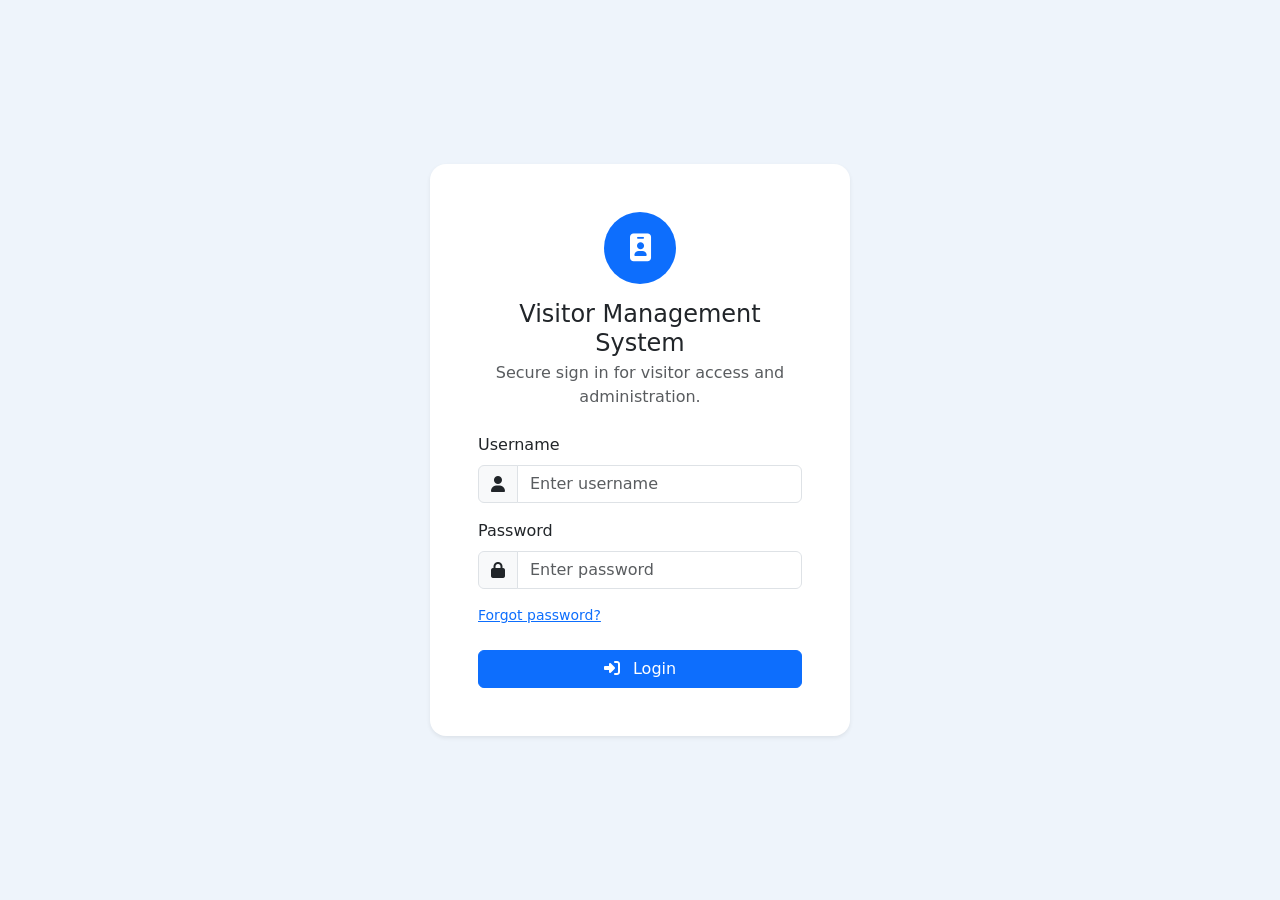
<file: index.html>
<!doctype html>
<html lang="en">

<head>
  <meta charset="utf-8">
  <meta name="viewport" content="width=device-width, initial-scale=1">
  <title>Visitor Management System Login</title>
  <link href="https://cdn.jsdelivr.net/npm/bootstrap@5.3.2/dist/css/bootstrap.min.css" rel="stylesheet"
    crossorigin="anonymous">
  <link rel="stylesheet" href="https://cdnjs.cloudflare.com/ajax/libs/font-awesome/6.5.4/css/all.min.css"
    crossorigin="anonymous" referrerpolicy="no-referrer" />
  <style>
    body {
      min-height: 100vh;
      background: #eef4fb;
    }

    .login-card {
      max-width: 420px;
      width: 100%;
      border: none;
      border-radius: 1rem;
      overflow: hidden;
    }

    .brand-icon {
      width: 72px;
      height: 72px;
      border-radius: 50%;
      font-size: 1.75rem;
    }

    @media (max-width: 576px) {
      .login-card {
        margin: 15px;
      }

      .card-body {
        padding: 2rem !important;
      }

      .brand-icon {
        width: 60px;
        height: 60px;
        font-size: 1.5rem;
      }

      h1 {
        font-size: 1.3rem;
      }
    }
  </style>
</head>

<body class="d-flex align-items-center justify-content-center py-4 px-3">
  <div class="card shadow-sm login-card">
    <div class="card-body p-4 p-md-5">
      <div class="text-center mb-4">
        <div class="mx-auto mb-3 d-flex align-items-center justify-content-center bg-primary text-white brand-icon">
          <i class="fas fa-id-badge"></i>
        </div>
        <h1 class="h4 mb-1">Visitor Management System</h1>
        <p class="text-muted mb-0">Secure sign in for visitor access and administration.</p>
      </div>
      <form>
        <div class="mb-3">
          <label for="username" class="form-label">Username</label>
          <div class="input-group">
            <span class="input-group-text"><i class="fas fa-user"></i></span>
            <input type="text" class="form-control" id="username" placeholder="Enter username" required>
          </div>
        </div>
        <div class="mb-3">
          <label for="password" class="form-label">Password</label>
          <div class="input-group">
            <span class="input-group-text"><i class="fas fa-lock"></i></span>
            <input type="password" class="form-control" id="password" placeholder="Enter password" required>
          </div>
        </div>
        <div class="d-flex justify-content-between align-items-center mb-4">
          <a href="#" class="small">Forgot password?</a>
        </div>
        <button type="submit" class="btn btn-primary w-100">
          <i class="fas fa-sign-in-alt me-2"></i> Login
        </button>
      </form>
    </div>
  </div>
  <script src="https://cdn.jsdelivr.net/npm/bootstrap@5.3.2/dist/js/bootstrap.bundle.min.js"
    crossorigin="anonymous"></script>
  <script>
    document.querySelector("form").addEventListener("submit", function(e) {
        e.preventDefault();
        window.location.href = "dashboard.html";
        });
</script>
</body>

</html>
</file>
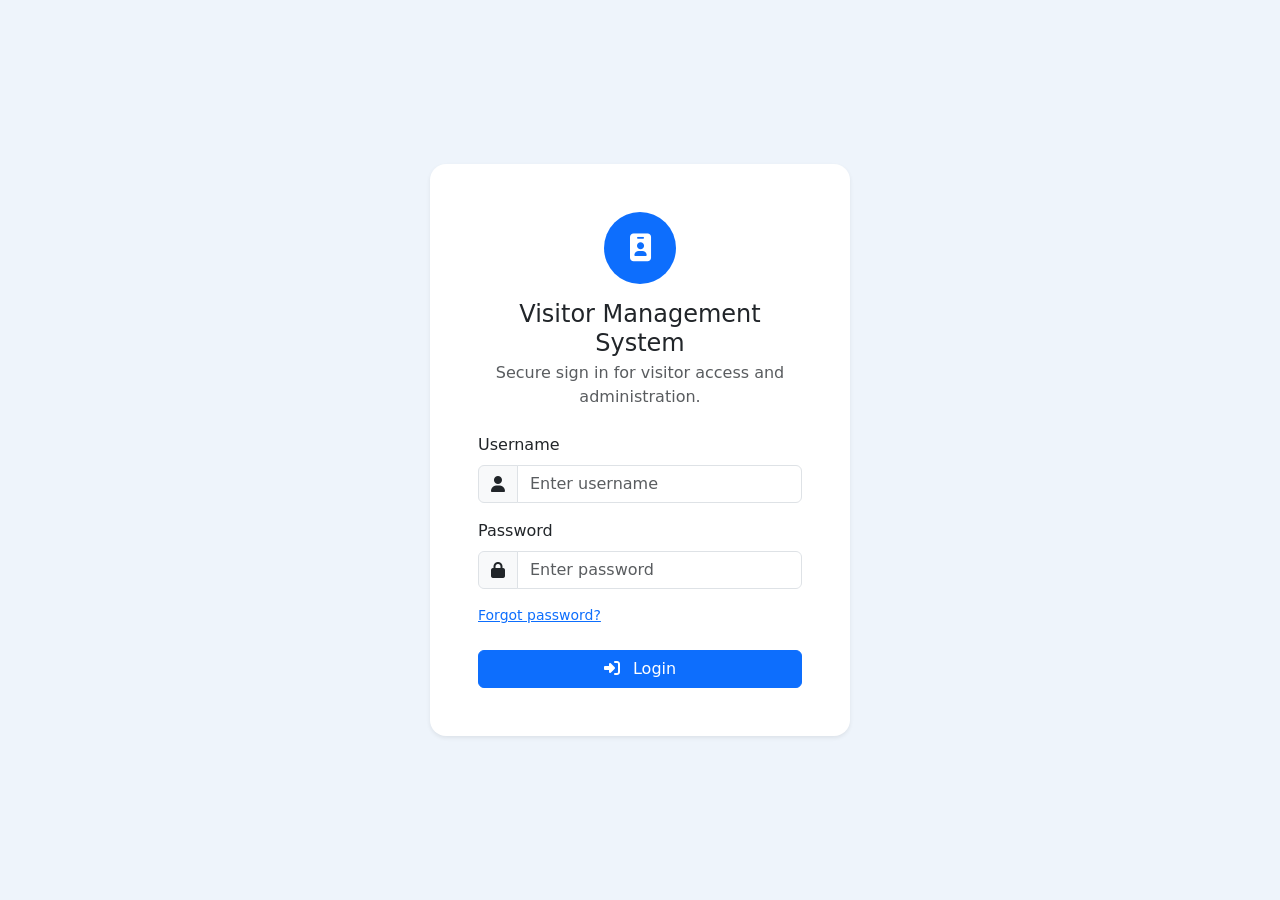
<file: vms-frondend/index.html>
<!doctype html>
<html lang="en">
<head>
  <meta charset="utf-8">
  <meta name="viewport" content="width=device-width, initial-scale=1">
  <title>Visitor Management System Login</title>
  <link href="https://cdn.jsdelivr.net/npm/bootstrap@5.3.2/dist/css/bootstrap.min.css" rel="stylesheet" crossorigin="anonymous">
  <link rel="stylesheet" href="https://cdnjs.cloudflare.com/ajax/libs/font-awesome/6.5.4/css/all.min.css" crossorigin="anonymous" referrerpolicy="no-referrer" />
  <style>
    body {
      min-height: 100vh;
      background: #eef4fb;
    }
    .login-card {
      max-width: 420px;
      width: 100%;
      border: none;
      border-radius: 1rem;
      overflow: hidden;
    }
    .brand-icon {
      width: 72px;
      height: 72px;
      border-radius: 50%;
      font-size: 1.75rem;
    }
  </style>
</head>
<body class="d-flex align-items-center justify-content-center py-5">
  <div class="card shadow-sm login-card">
    <div class="card-body p-4 p-md-5">
      <div class="text-center mb-4">
        <div class="mx-auto mb-3 d-flex align-items-center justify-content-center bg-primary text-white brand-icon">
          <i class="fas fa-id-badge"></i>
        </div>
        <h1 class="h4 mb-1">Visitor Management System</h1>
        <p class="text-muted mb-0">Secure sign in for visitor access and administration.</p>
      </div>
      <form>
        <div class="mb-3">
          <label for="username" class="form-label">Username</label>
          <div class="input-group">
            <span class="input-group-text"><i class="fas fa-user"></i></span>
            <input type="text" class="form-control" id="username" placeholder="Enter username" required>
          </div>
        </div>
        <div class="mb-3">
          <label for="password" class="form-label">Password</label>
          <div class="input-group">
            <span class="input-group-text"><i class="fas fa-lock"></i></span>
            <input type="password" class="form-control" id="password" placeholder="Enter password" required>
          </div>
        </div>
        <div class="d-flex justify-content-between align-items-center mb-4">
          <a href="#" class="small">Forgot password?</a>
        </div>
        <button type="submit" class="btn btn-primary w-100">
          <i class="fas fa-sign-in-alt me-2"></i> Login
        </button>
      </form>
    </div>
  </div>
  <script src="https://cdn.jsdelivr.net/npm/bootstrap@5.3.2/dist/js/bootstrap.bundle.min.js" crossorigin="anonymous"></script>
</body>
</html>
</file>
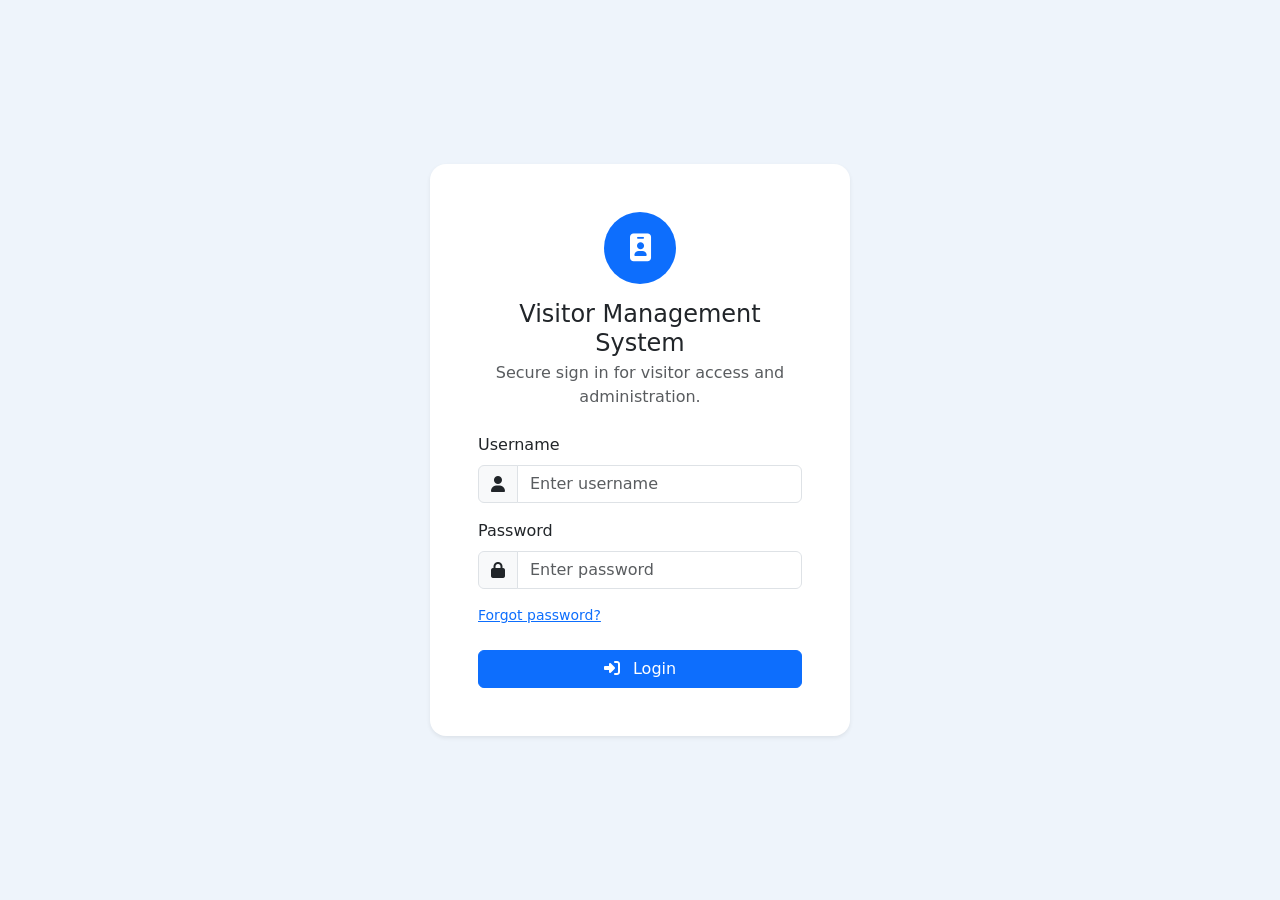
<file: vms-frontend/index.html>
<!doctype html>
<html lang="en">

<head>
  <meta charset="utf-8">
  <meta name="viewport" content="width=device-width, initial-scale=1">
  <title>Visitor Management System Login</title>
  <link href="https://cdn.jsdelivr.net/npm/bootstrap@5.3.2/dist/css/bootstrap.min.css" rel="stylesheet"
    crossorigin="anonymous">
  <link rel="stylesheet" href="https://cdnjs.cloudflare.com/ajax/libs/font-awesome/6.5.4/css/all.min.css"
    crossorigin="anonymous" referrerpolicy="no-referrer" />
  <style>
    body {
      min-height: 100vh;
      background: #eef4fb;
    }

    .login-card {
      max-width: 420px;
      width: 100%;
      border: none;
      border-radius: 1rem;
      overflow: hidden;
    }

    .brand-icon {
      width: 72px;
      height: 72px;
      border-radius: 50%;
      font-size: 1.75rem;
    }

    @media (max-width: 576px) {
      .login-card {
        margin: 15px;
      }

      .card-body {
        padding: 2rem !important;
      }

      .brand-icon {
        width: 60px;
        height: 60px;
        font-size: 1.5rem;
      }

      h1 {
        font-size: 1.3rem;
      }
    }
  </style>
</head>

<body class="d-flex align-items-center justify-content-center py-4 px-3">
  <div class="card shadow-sm login-card">
    <div class="card-body p-4 p-md-5">
      <div class="text-center mb-4">
        <div class="mx-auto mb-3 d-flex align-items-center justify-content-center bg-primary text-white brand-icon">
          <i class="fas fa-id-badge"></i>
        </div>
        <h1 class="h4 mb-1">Visitor Management System</h1>
        <p class="text-muted mb-0">Secure sign in for visitor access and administration.</p>
      </div>
      <form>
        <div class="mb-3">
          <label for="username" class="form-label">Username</label>
          <div class="input-group">
            <span class="input-group-text"><i class="fas fa-user"></i></span>
            <input type="text" class="form-control" id="username" placeholder="Enter username" required>
          </div>
        </div>
        <div class="mb-3">
          <label for="password" class="form-label">Password</label>
          <div class="input-group">
            <span class="input-group-text"><i class="fas fa-lock"></i></span>
            <input type="password" class="form-control" id="password" placeholder="Enter password" required>
          </div>
        </div>
        <div class="d-flex justify-content-between align-items-center mb-4">
          <a href="#" class="small">Forgot password?</a>
        </div>
        <button type="submit" class="btn btn-primary w-100">
          <i class="fas fa-sign-in-alt me-2"></i> Login
        </button>
      </form>
    </div>
  </div>
  <script src="https://cdn.jsdelivr.net/npm/bootstrap@5.3.2/dist/js/bootstrap.bundle.min.js"
    crossorigin="anonymous"></script>
</body>

</html>
</file>
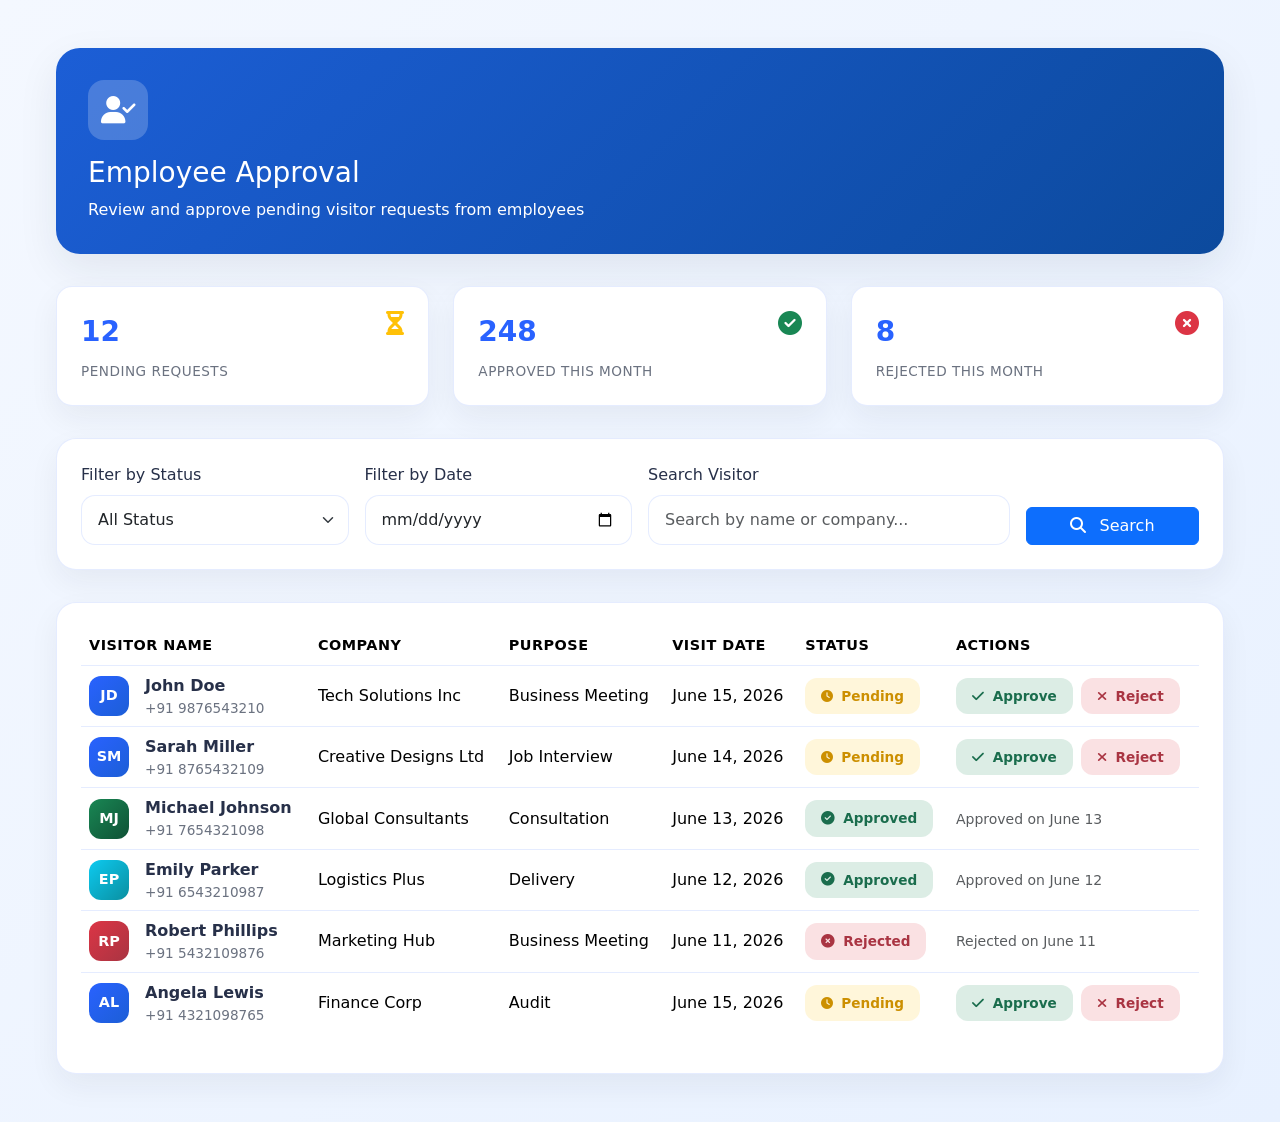
<file: approval.html>
<!doctype html>
<html lang="en">

<head>
  <meta charset="utf-8">
  <meta name="viewport" content="width=device-width, initial-scale=1">
  <title>Employee Approval - VMS</title>
  <link href="https://cdn.jsdelivr.net/npm/bootstrap@5.3.2/dist/css/bootstrap.min.css" rel="stylesheet"
    crossorigin="anonymous">
  <link rel="stylesheet" href="https://cdnjs.cloudflare.com/ajax/libs/font-awesome/6.5.4/css/all.min.css"
    crossorigin="anonymous" referrerpolicy="no-referrer" />
  <style>
    :root {
      --bg-light: #f4f8ff;
      --card-bg: #ffffff;
      --primary: #2962ff;
      --card-border: rgba(41, 98, 255, 0.12);
    }

    body {
      min-height: 100vh;
      background: linear-gradient(135deg, var(--bg-light) 0%, #e8f1ff 100%);
      color: #273049;
    }

    .approval-container {
      max-width: 1200px;
      margin: 3rem auto;
      padding: 0 1rem;
    }

    .header-card {
      background: linear-gradient(135deg, #1c5ed6 0%, #0c4a9d 100%);
      border-radius: 1.5rem;
      padding: 2rem;
      color: #ffffff;
      margin-bottom: 2rem;
      box-shadow: 0 15px 40px rgba(31, 41, 55, 0.08);
    }

    .header-card .icon {
      width: 60px;
      height: 60px;
      background: rgba(255, 255, 255, 0.2);
      border-radius: 1rem;
      display: inline-flex;
      align-items: center;
      justify-content: center;
      font-size: 1.75rem;
      margin-bottom: 1rem;
    }

    .filter-section {
      background: var(--card-bg);
      border: 1px solid var(--card-border);
      border-radius: 1.25rem;
      padding: 1.5rem;
      margin-bottom: 2rem;
      box-shadow: 0 12px 30px rgba(31, 41, 55, 0.06);
    }

    .table-section {
      background: var(--card-bg);
      border: 1px solid var(--card-border);
      border-radius: 1.25rem;
      overflow: hidden;
      box-shadow: 0 12px 30px rgba(31, 41, 55, 0.06);
    }

    .table-responsive {
      padding: 1.5rem;
    }

    table {
      margin-bottom: 0;
    }

    table thead th {
      background: #f9fafb;
      font-weight: 700;
      color: #273049;
      border-bottom: 2px solid var(--card-border);
      padding: 1rem;
      font-size: 0.9rem;
      text-transform: uppercase;
      letter-spacing: 0.5px;
    }

    table tbody td {
      padding: 1.25rem 1rem;
      border-bottom: 1px solid var(--card-border);
      vertical-align: middle;
    }

    table tbody tr:hover {
      background: #f9fafb;
    }

    table tbody tr:last-child td {
      border-bottom: none;
    }

    .status-badge {
      padding: 0.5rem 1rem;
      border-radius: 0.75rem;
      font-weight: 600;
      font-size: 0.85rem;
      display: inline-flex;
      align-items: center;
      gap: 0.5rem;
    }

    .status-pending {
      background: rgba(255, 193, 7, 0.15);
      color: #cc8f00;
    }

    .status-pending i {
      font-size: 0.75rem;
    }

    .status-approved {
      background: rgba(25, 135, 84, 0.15);
      color: #1a6d4d;
    }

    .status-rejected {
      background: rgba(220, 53, 69, 0.15);
      color: #a93442;
    }

    .form-control,
    .form-select {
      border: 1px solid var(--card-border);
      border-radius: 0.875rem;
      padding: 0.75rem 1rem;
    }

    .form-control:focus,
    .form-select:focus {
      border-color: var(--primary);
      box-shadow: 0 0 0 0.2rem rgba(41, 98, 255, 0.15);
    }

    .btn-approve,
    .btn-reject {
      padding: 0.5rem 1rem;
      font-size: 0.85rem;
      font-weight: 600;
      border-radius: 0.75rem;
      border: none;
      cursor: pointer;
      transition: all 0.3s ease;
    }

    .btn-approve {
      background: rgba(25, 135, 84, 0.15);
      color: #1a6d4d;
    }

    .btn-approve:hover {
      background: #198754;
      color: #ffffff;
    }

    .btn-reject {
      background: rgba(220, 53, 69, 0.15);
      color: #a93442;
    }

    .btn-reject:hover {
      background: #dc3545;
      color: #ffffff;
    }

    .visitor-info {
      display: flex;
      align-items: center;
      gap: 1rem;
    }

    .visitor-avatar {
      width: 40px;
      height: 40px;
      border-radius: 0.75rem;
      background: linear-gradient(135deg, #2962ff 0%, #1c5ed6 100%);
      display: flex;
      align-items: center;
      justify-content: center;
      color: #ffffff;
      font-weight: 700;
      font-size: 0.9rem;
    }

    .visitor-name {
      font-weight: 600;
      color: #273049;
    }

    .visitor-details {
      font-size: 0.85rem;
      color: #6b7280;
    }

    .action-buttons {
      display: flex;
      gap: 0.5rem;
    }

    .stats-row {
      display: grid;
      grid-template-columns: repeat(auto-fit, minmax(200px, 1fr));
      gap: 1.5rem;
      margin-bottom: 2rem;
    }

    .stat-card {
      background: var(--card-bg);
      border: 1px solid var(--card-border);
      border-radius: 1rem;
      padding: 1.5rem;
      box-shadow: 0 12px 30px rgba(31, 41, 55, 0.06);
    }

    .stat-card .stat-value {
      font-size: 1.75rem;
      font-weight: 700;
      color: var(--primary);
    }

    .stat-card .stat-label {
      font-size: 0.85rem;
      color: #6b7280;
      text-transform: uppercase;
      letter-spacing: 0.5px;
      margin-top: 0.5rem;
    }

    @media (max-width: 768px) {
      .filter-section {
        padding: 1rem;
      }

      .table-responsive {
        padding: 1rem;
      }

      table thead th,
      table tbody td {
        padding: 0.75rem 0.5rem;
        font-size: 0.85rem;
      }

      .action-buttons {
        flex-direction: column;
      }

      .btn-approve,
      .btn-reject {
        width: 100%;
      }
    }

    @media (max-width: 768px) {
      .stats-row {
        display: flex;
        flex-direction: column;
        gap: 1rem;
      }

      .action-buttons {
        display: flex;
        flex-direction: column;
        gap: 0.5rem;
      }

      .btn-approve,
      .btn-reject {
        width: 100%;
      }

      .visitor-info {
        flex-direction: column;
        align-items: flex-start;
        gap: 0.5rem;
      }
    }

    @media (max-width: 576px) {
      .stat-value {
        font-size: 1.5rem;
      }

      .visitor-avatar {
        width: 40px;
        height: 40px;
      }

      .table {
        font-size: 0.9rem;
      }
    }
  </style>
</head>

<body>
  <div class="approval-container">
    <!-- Header -->
    <div class="header-card">
      <div class="icon">
        <i class="fas fa-user-check"></i>
      </div>
      <h1 class="h3 mb-2">Employee Approval</h1>
      <p class="mb-0">Review and approve pending visitor requests from employees</p>
    </div>

    <!-- Statistics -->
    <div class="stats-row">
      <div class="stat-card">
        <div class="d-flex justify-content-between align-items-start">
          <div>
            <div class="stat-value">12</div>
            <div class="stat-label">Pending Requests</div>
          </div>
          <i class="fas fa-hourglass-half" style="color: #ffc107; font-size: 1.5rem;"></i>
        </div>
      </div>
      <div class="stat-card">
        <div class="d-flex justify-content-between align-items-start">
          <div>
            <div class="stat-value">248</div>
            <div class="stat-label">Approved This Month</div>
          </div>
          <i class="fas fa-check-circle" style="color: #198754; font-size: 1.5rem;"></i>
        </div>
      </div>
      <div class="stat-card">
        <div class="d-flex justify-content-between align-items-start">
          <div>
            <div class="stat-value">8</div>
            <div class="stat-label">Rejected This Month</div>
          </div>
          <i class="fas fa-times-circle" style="color: #dc3545; font-size: 1.5rem;"></i>
        </div>
      </div>
    </div>

    <!-- Filter Section -->
    <div class="filter-section">
      <div class="row g-3">
        <div class="col-12 col-sm-6 col-md-3">
          <label for="filterStatus" class="form-label">Filter by Status</label>
          <select class="form-select" id="filterStatus">
            <option value="">All Status</option>
            <option value="pending">Pending</option>
            <option value="approved">Approved</option>
            <option value="rejected">Rejected</option>
          </select>
        </div>
        <div class="col-12 col-sm-6 col-md-3">
          <label for="filterDate" class="form-label">Filter by Date</label>
          <input type="date" class="form-control" id="filterDate">
        </div>
        <div class="col-12 col-md-4">
          <label for="searchBox" class="form-label">Search Visitor</label>
          <input type="text" class="form-control" id="searchBox" placeholder="Search by name or company...">
        </div>
        <div class="col-12 col-md-2 d-flex align-items-end">
          <button class="btn btn-primary w-100"><i class="fas fa-search me-2"></i> Search</button>
        </div>
      </div>
    </div>

    <!-- Table Section -->
    <div class="table-section">
      <div class="table-responsive">
        <table class="table">
          <thead>
            <tr>
              <th>Visitor Name</th>
              <th>Company</th>
              <th>Purpose</th>
              <th>Visit Date</th>
              <th>Status</th>
              <th>Actions</th>
            </tr>
          </thead>
          <tbody>
            <tr>
              <td>
                <div class="visitor-info">
                  <div class="visitor-avatar">JD</div>
                  <div>
                    <div class="visitor-name">John Doe</div>
                    <div class="visitor-details">+91 9876543210</div>
                  </div>
                </div>
              </td>
              <td>Tech Solutions Inc</td>
              <td>Business Meeting</td>
              <td>June 15, 2026</td>
              <td><span class="status-badge status-pending"><i class="fas fa-clock"></i> Pending</span></td>
              <td>
                <div class="action-buttons">
                  <button class="btn-approve" onclick="approveVisitor(this)"><i class="fas fa-check me-1"></i>
                    Approve</button>
                  <button class="btn-reject" onclick="rejectVisitor(this)"><i class="fas fa-times me-1"></i>
                    Reject</button>
                </div>
              </td>
            </tr>
            <tr>
              <td>
                <div class="visitor-info">
                  <div class="visitor-avatar">SM</div>
                  <div>
                    <div class="visitor-name">Sarah Miller</div>
                    <div class="visitor-details">+91 8765432109</div>
                  </div>
                </div>
              </td>
              <td>Creative Designs Ltd</td>
              <td>Job Interview</td>
              <td>June 14, 2026</td>
              <td><span class="status-badge status-pending"><i class="fas fa-clock"></i> Pending</span></td>
              <td>
                <div class="action-buttons">
                  <button class="btn-approve" onclick="approveVisitor(this)"><i class="fas fa-check me-1"></i>
                    Approve</button>
                  <button class="btn-reject" onclick="rejectVisitor(this)"><i class="fas fa-times me-1"></i>
                    Reject</button>
                </div>
              </td>
            </tr>
            <tr>
              <td>
                <div class="visitor-info">
                  <div class="visitor-avatar" style="background: linear-gradient(135deg, #198754 0%, #0f5135 100%);">MJ
                  </div>
                  <div>
                    <div class="visitor-name">Michael Johnson</div>
                    <div class="visitor-details">+91 7654321098</div>
                  </div>
                </div>
              </td>
              <td>Global Consultants</td>
              <td>Consultation</td>
              <td>June 13, 2026</td>
              <td><span class="status-badge status-approved"><i class="fas fa-check-circle"></i> Approved</span></td>
              <td>
                <span class="text-muted small">Approved on June 13</span>
              </td>
            </tr>
            <tr>
              <td>
                <div class="visitor-info">
                  <div class="visitor-avatar" style="background: linear-gradient(135deg, #0dcaf0 0%, #0a8fa0 100%);">EP
                  </div>
                  <div>
                    <div class="visitor-name">Emily Parker</div>
                    <div class="visitor-details">+91 6543210987</div>
                  </div>
                </div>
              </td>
              <td>Logistics Plus</td>
              <td>Delivery</td>
              <td>June 12, 2026</td>
              <td><span class="status-badge status-approved"><i class="fas fa-check-circle"></i> Approved</span></td>
              <td>
                <span class="text-muted small">Approved on June 12</span>
              </td>
            </tr>
            <tr>
              <td>
                <div class="visitor-info">
                  <div class="visitor-avatar" style="background: linear-gradient(135deg, #dc3545 0%, #a93442 100%);">RP
                  </div>
                  <div>
                    <div class="visitor-name">Robert Phillips</div>
                    <div class="visitor-details">+91 5432109876</div>
                  </div>
                </div>
              </td>
              <td>Marketing Hub</td>
              <td>Business Meeting</td>
              <td>June 11, 2026</td>
              <td><span class="status-badge status-rejected"><i class="fas fa-times-circle"></i> Rejected</span></td>
              <td>
                <span class="text-muted small">Rejected on June 11</span>
              </td>
            </tr>
            <tr>
              <td>
                <div class="visitor-info">
                  <div class="visitor-avatar">AL</div>
                  <div>
                    <div class="visitor-name">Angela Lewis</div>
                    <div class="visitor-details">+91 4321098765</div>
                  </div>
                </div>
              </td>
              <td>Finance Corp</td>
              <td>Audit</td>
              <td>June 15, 2026</td>
              <td><span class="status-badge status-pending"><i class="fas fa-clock"></i> Pending</span></td>
              <td>
                <div class="action-buttons">
                  <button class="btn-approve" onclick="approveVisitor(this)"><i class="fas fa-check me-1"></i>
                    Approve</button>
                  <button class="btn-reject" onclick="rejectVisitor(this)"><i class="fas fa-times me-1"></i>
                    Reject</button>
                </div>
              </td>
            </tr>
          </tbody>
        </table>
      </div>
    </div>
  </div>

  <script src="https://cdn.jsdelivr.net/npm/bootstrap@5.3.2/dist/js/bootstrap.bundle.min.js"
    crossorigin="anonymous"></script>
  <script>
    function approveVisitor(button) {
      const row = button.closest('tr');
      const statusCell = row.querySelector('td:nth-child(5)');
      const actionCell = row.querySelector('td:nth-child(6)');

      statusCell.innerHTML = '<span class="status-badge status-approved"><i class="fas fa-check-circle"></i> Approved</span>';
      actionCell.innerHTML = '<span class="text-muted small">Approved just now</span>';

      alert('Visitor request approved successfully!');
    }

    function rejectVisitor(button) {
      const reason = prompt('Please provide a reason for rejection:');
      if (reason === null) return;

      const row = button.closest('tr');
      const statusCell = row.querySelector('td:nth-child(5)');
      const actionCell = row.querySelector('td:nth-child(6)');

      statusCell.innerHTML = '<span class="status-badge status-rejected"><i class="fas fa-times-circle"></i> Rejected</span>';
      actionCell.innerHTML = `<span class="text-muted small">Rejected: ${reason}</span>`;

      alert('Visitor request rejected!');
    }

    document.getElementById('searchBox').addEventListener('keyup', function (e) {
      const searchTerm = e.target.value.toLowerCase();
      const tableRows = document.querySelectorAll('table tbody tr');

      tableRows.forEach(row => {
        const text = row.textContent.toLowerCase();
        row.style.display = text.includes(searchTerm) ? '' : 'none';
      });
    });
  </script>
</body>

</html>
</file>
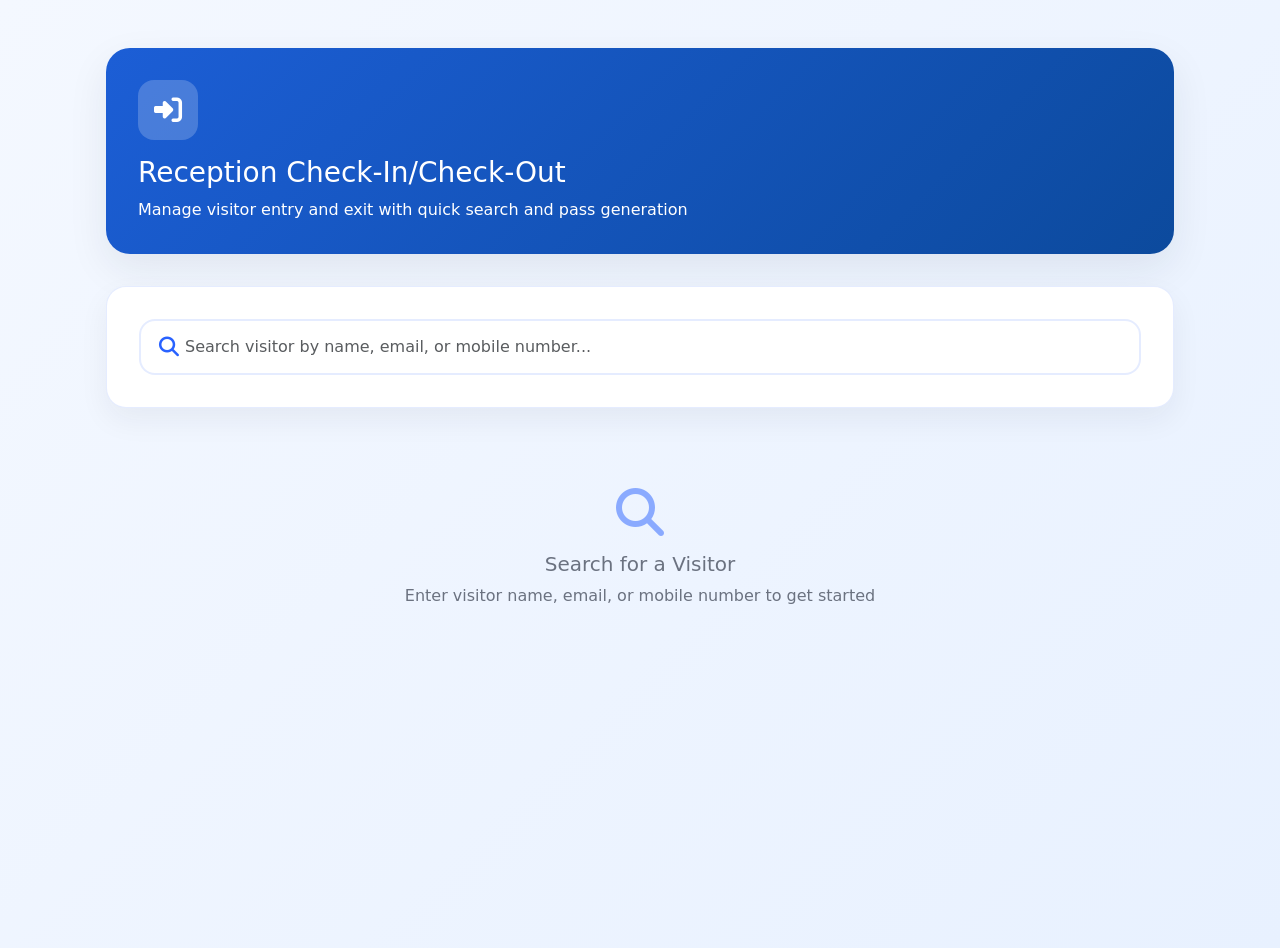
<file: checkin.html>
<!doctype html>
<html lang="en">
<head>
  <meta charset="utf-8">
  <meta name="viewport" content="width=device-width, initial-scale=1">
  <title>Check-In/Check-Out - VMS</title>
  <link href="https://cdn.jsdelivr.net/npm/bootstrap@5.3.2/dist/css/bootstrap.min.css" rel="stylesheet" crossorigin="anonymous">
  <link rel="stylesheet" href="https://cdnjs.cloudflare.com/ajax/libs/font-awesome/6.5.4/css/all.min.css" crossorigin="anonymous" referrerpolicy="no-referrer" />
  <style>
    :root {
      --bg-light: #f4f8ff;
      --card-bg: #ffffff;
      --primary: #2962ff;
      --card-border: rgba(41, 98, 255, 0.12);
    }
    body {
      min-height: 100vh;
      background: linear-gradient(135deg, var(--bg-light) 0%, #e8f1ff 100%);
      color: #273049;
    }
    .checkin-container {
      max-width: 1100px;
      margin: 3rem auto;
      padding: 0 1rem;
    }
    .header-card {
      background: linear-gradient(135deg, #1c5ed6 0%, #0c4a9d 100%);
      border-radius: 1.5rem;
      padding: 2rem;
      color: #ffffff;
      margin-bottom: 2rem;
      box-shadow: 0 15px 40px rgba(31, 41, 55, 0.08);
    }
    .header-card .icon {
      width: 60px;
      height: 60px;
      background: rgba(255, 255, 255, 0.2);
      border-radius: 1rem;
      display: inline-flex;
      align-items: center;
      justify-content: center;
      font-size: 1.75rem;
      margin-bottom: 1rem;
    }
    .search-section {
      background: var(--card-bg);
      border: 1px solid var(--card-border);
      border-radius: 1.25rem;
      padding: 2rem;
      margin-bottom: 2rem;
      box-shadow: 0 12px 30px rgba(31, 41, 55, 0.06);
    }
    .search-box {
      position: relative;
    }
    .form-control {
      border: 2px solid var(--card-border);
      border-radius: 1rem;
      padding: 0.875rem 1.25rem 0.875rem 2.75rem;
      font-size: 1rem;
      transition: all 0.3s ease;
    }
    .form-control:focus {
      border-color: var(--primary);
      box-shadow: 0 0 0 0.2rem rgba(41, 98, 255, 0.15);
    }
    .search-icon {
      position: absolute;
      left: 1.25rem;
      top: 50%;
      transform: translateY(-50%);
      color: var(--primary);
      font-size: 1.25rem;
      pointer-events: none;
    }
    .visitor-list {
      position: absolute;
      top: 100%;
      left: 0;
      right: 0;
      background: var(--card-bg);
      border: 1px solid var(--card-border);
      border-top: none;
      border-radius: 0 0 1rem 1rem;
      max-height: 300px;
      overflow-y: auto;
      z-index: 1000;
      display: none;
    }
    .visitor-list.active {
      display: block;
    }
    .visitor-item {
      padding: 0.875rem 1.25rem;
      border-bottom: 1px solid var(--card-border);
      cursor: pointer;
      transition: all 0.2s ease;
    }
    .visitor-item:hover {
      background: #f9fafb;
    }
    .visitor-item:last-child {
      border-bottom: none;
    }
    .visitor-item-name {
      font-weight: 600;
      color: #273049;
      margin-bottom: 0.25rem;
    }
    .visitor-item-company {
      font-size: 0.85rem;
      color: #6b7280;
    }
    .details-section {
      display: none;
    }
    .details-section.active {
      display: block;
      animation: slideIn 0.3s ease;
    }
    @keyframes slideIn {
      from {
        opacity: 0;
        transform: translateY(20px);
      }
      to {
        opacity: 1;
        transform: translateY(0);
      }
    }
    .visitor-details-card {
      background: var(--card-bg);
      border: 1px solid var(--card-border);
      border-radius: 1.25rem;
      overflow: hidden;
      box-shadow: 0 12px 30px rgba(31, 41, 55, 0.06);
      margin-bottom: 2rem;
    }
    .visitor-details-header {
      background: linear-gradient(135deg, #1c5ed6 0%, #0c4a9d 100%);
      padding: 2rem;
      color: #ffffff;
      text-align: center;
    }
    .visitor-photo {
      width: 120px;
      height: 120px;
      border-radius: 1.5rem;
      background: rgba(255, 255, 255, 0.2);
      display: inline-flex;
      align-items: center;
      justify-content: center;
      font-size: 3rem;
      margin-bottom: 1rem;
      border: 4px solid rgba(255, 255, 255, 0.3);
    }
    .visitor-name {
      font-size: 1.5rem;
      font-weight: 700;
      margin-bottom: 0.5rem;
    }
    .visitor-company-header {
      font-size: 0.95rem;
      opacity: 0.9;
    }
    .visitor-details-body {
      padding: 2rem;
    }
    .detail-row {
      display: grid;
      grid-template-columns: repeat(auto-fit, minmax(200px, 1fr));
      gap: 2rem;
      margin-bottom: 1.5rem;
    }
    .detail-item {
      border-left: 3px solid var(--primary);
      padding-left: 1rem;
    }
    .detail-label {
      font-size: 0.85rem;
      color: #6b7280;
      text-transform: uppercase;
      letter-spacing: 0.5px;
      font-weight: 600;
      margin-bottom: 0.5rem;
    }
    .detail-value {
      font-size: 1.1rem;
      font-weight: 600;
      color: #273049;
    }
    .status-indicator {
      display: inline-flex;
      align-items: center;
      gap: 0.5rem;
      padding: 0.5rem 1rem;
      border-radius: 0.75rem;
      font-weight: 600;
      font-size: 0.9rem;
    }
    .status-checkedin {
      background: rgba(25, 135, 84, 0.15);
      color: #1a6d4d;
    }
    .status-checkedout {
      background: rgba(220, 53, 69, 0.15);
      color: #a93442;
    }
    .status-pending {
      background: rgba(255, 193, 7, 0.15);
      color: #cc8f00;
    }
    .action-buttons {
      display: grid;
      grid-template-columns: repeat(auto-fit, minmax(150px, 1fr));
      gap: 1rem;
      margin-top: 2rem;
      padding-top: 2rem;
      border-top: 1px solid var(--card-border);
    }
    .btn-action {
      padding: 0.875rem 1.5rem;
      font-weight: 600;
      border-radius: 0.875rem;
      border: none;
      cursor: pointer;
      transition: all 0.3s ease;
      display: flex;
      align-items: center;
      justify-content: center;
      gap: 0.5rem;
      font-size: 0.95rem;
    }
    .btn-checkin {
      background: linear-gradient(135deg, #198754 0%, #0f5135 100%);
      color: #ffffff;
    }
    .btn-checkin:hover {
      transform: translateY(-2px);
      box-shadow: 0 8px 20px rgba(25, 135, 84, 0.3);
    }
    .btn-checkout {
      background: linear-gradient(135deg, #dc3545 0%, #a93442 100%);
      color: #ffffff;
    }
    .btn-checkout:hover {
      transform: translateY(-2px);
      box-shadow: 0 8px 20px rgba(220, 53, 69, 0.3);
    }
    .btn-print {
      background: linear-gradient(135deg, #0dcaf0 0%, #0a8fa0 100%);
      color: #ffffff;
    }
    .btn-print:hover {
      transform: translateY(-2px);
      box-shadow: 0 8px 20px rgba(13, 202, 240, 0.3);
    }
    .btn-action:disabled {
      opacity: 0.6;
      cursor: not-allowed;
      transform: none;
    }
    .empty-state {
      text-align: center;
      padding: 3rem 2rem;
      color: #6b7280;
    }
    .empty-state i {
      font-size: 3rem;
      margin-bottom: 1rem;
      color: var(--primary);
      opacity: 0.5;
    }
    @media (max-width: 768px) {
      .search-section {
        padding: 1.5rem;
      }
      .visitor-details-body {
        padding: 1.5rem;
      }
      .detail-row {
        gap: 1rem;
      }
      .action-buttons {
        grid-template-columns: 1fr;
      }
    }
    @media (max-width: 768px) {
      .search-box {
        padding: 1rem;
      }
      .visitor-details-card {
        padding: 1rem;
      }
      .detail-row {
        flex-direction: column;
      }
      .detail-item {
        margin-bottom: 1rem;
      }
      .action-buttons {
        display: flex;
        flex-direction: column;
        gap: 10px;
      }
      .btn-action {
        width: 100%;
      }
    }
    @media (max-width: 576px) {
      .visitor-details-header {
        text-align: center;
      }
      .visitor-photo {
        margin: 0 auto 1rem;
      }
      .visitor-name {
        font-size: 1.3rem;
      }
      .visitor-company-header {
        font-size: 0.9rem;
      }
    }
  </style>
</head>
<body>
  <div class="checkin-container">
    <!-- Header -->
    <div class="header-card">
      <div class="icon">
        <i class="fas fa-sign-in-alt"></i>
      </div>
      <h1 class="h3 mb-2">Reception Check-In/Check-Out</h1>
      <p class="mb-0">Manage visitor entry and exit with quick search and pass generation</p>
    </div>

    <!-- Search Section -->
    <div class="search-section">
      <div class="search-box">
        <i class="fas fa-search search-icon"></i>
        <input 
          type="text" 
          class="form-control" 
          id="visitorSearch" 
          placeholder="Search visitor by name, email, or mobile number..."
          autocomplete="off"
        >
        <div class="visitor-list" id="visitorList"></div>
      </div>
    </div>

    <!-- Visitor Details Section -->
    <div class="details-section" id="detailsSection">
      <div class="visitor-details-card">
        <div class="visitor-details-header">
          <div class="visitor-photo">
            <i class="fas fa-user"></i>
          </div>
          <div class="visitor-name" id="visitorNameHeader">John Doe</div>
          <div class="visitor-company-header" id="visitorCompanyHeader">Tech Solutions Inc</div>
        </div>
        <div class="visitor-details-body">
          <div class="detail-row">
            <div class="detail-item">
              <div class="detail-label">Email</div>
              <div class="detail-value" id="visitorEmail">john@techsolutions.com</div>
            </div>
            <div class="detail-item">
              <div class="detail-label">Mobile</div>
              <div class="detail-value" id="visitorMobile">+91 9876543210</div>
            </div>
          </div>
          <div class="detail-row">
            <div class="detail-item">
              <div class="detail-label">Purpose</div>
              <div class="detail-value" id="visitorPurpose">Business Meeting</div>
            </div>
            <div class="detail-item">
              <div class="detail-label">Visit Date</div>
              <div class="detail-value" id="visitorDate">June 15, 2026</div>
            </div>
          </div>
          <div class="detail-row">
            <div class="detail-item">
              <div class="detail-label">Status</div>
              <div id="visitorStatus">
                <span class="status-indicator status-pending">
                  <i class="fas fa-hourglass-half"></i> Pending Check-In
                </span>
              </div>
            </div>
          </div>
          <div class="action-buttons">
            <button class="btn-action btn-checkin" id="checkinBtn" onclick="checkIn()">
              <i class="fas fa-arrow-right"></i> Check-In
            </button>
            <button class="btn-action btn-checkout" id="checkoutBtn" onclick="checkOut()" disabled>
              <i class="fas fa-arrow-left"></i> Check-Out
            </button>
            <button class="btn-action btn-print" onclick="printPass()">
              <i class="fas fa-print"></i> Print Pass
            </button>
          </div>
        </div>
      </div>
    </div>

    <!-- Empty State -->
    <div class="empty-state" id="emptyState">
      <i class="fas fa-search"></i>
      <h5>Search for a Visitor</h5>
      <p>Enter visitor name, email, or mobile number to get started</p>
    </div>
  </div>

  <script src="https://cdn.jsdelivr.net/npm/bootstrap@5.3.2/dist/js/bootstrap.bundle.min.js" crossorigin="anonymous"></script>
  <script>
    // Sample visitor data
    const visitors = [
      {
        id: 1,
        name: 'John Doe',
        company: 'Tech Solutions Inc',
        email: 'john@techsolutions.com',
        mobile: '+91 9876543210',
        purpose: 'Business Meeting',
        date: 'June 15, 2026',
        status: 'pending'
      },
      {
        id: 2,
        name: 'Sarah Miller',
        company: 'Creative Designs Ltd',
        email: 'sarah@creativelabs.com',
        mobile: '+91 8765432109',
        purpose: 'Job Interview',
        date: 'June 14, 2026',
        status: 'pending'
      },
      {
        id: 3,
        name: 'Michael Johnson',
        company: 'Global Consultants',
        email: 'michael@globalconsult.com',
        mobile: '+91 7654321098',
        purpose: 'Consultation',
        date: 'June 13, 2026',
        status: 'checkedin'
      },
      {
        id: 4,
        name: 'Emily Parker',
        company: 'Logistics Plus',
        email: 'emily@logisticsplus.com',
        mobile: '+91 6543210987',
        purpose: 'Delivery',
        date: 'June 13, 2026',
        status: 'checkedout'
      },
      {
        id: 5,
        name: 'Angela Lewis',
        company: 'Finance Corp',
        email: 'angela@financecorp.com',
        mobile: '+91 4321098765',
        purpose: 'Audit',
        date: 'June 15, 2026',
        status: 'pending'
      }
    ];

    let selectedVisitor = null;

    const searchInput = document.getElementById('visitorSearch');
    const visitorList = document.getElementById('visitorList');
    const detailsSection = document.getElementById('detailsSection');
    const emptyState = document.getElementById('emptyState');

    searchInput.addEventListener('input', function(e) {
      const query = e.target.value.toLowerCase().trim();
      
      if (query.length === 0) {
        visitorList.classList.remove('active');
        return;
      }

      const filtered = visitors.filter(v => 
        v.name.toLowerCase().includes(query) ||
        v.email.toLowerCase().includes(query) ||
        v.mobile.includes(query)
      );

      if (filtered.length > 0) {
        visitorList.innerHTML = filtered.map(v => `
          <div class="visitor-item" onclick="selectVisitor(${v.id})">
            <div class="visitor-item-name">${v.name}</div>
            <div class="visitor-item-company">${v.company}</div>
          </div>
        `).join('');
        visitorList.classList.add('active');
      } else {
        visitorList.innerHTML = '<div class="visitor-item">No visitors found</div>';
        visitorList.classList.add('active');
      }
    });

    function selectVisitor(id) {
      selectedVisitor = visitors.find(v => v.id === id);
      
      if (selectedVisitor) {
        // Update details
        document.getElementById('visitorNameHeader').textContent = selectedVisitor.name;
        document.getElementById('visitorCompanyHeader').textContent = selectedVisitor.company;
        document.getElementById('visitorEmail').textContent = selectedVisitor.email;
        document.getElementById('visitorMobile').textContent = selectedVisitor.mobile;
        document.getElementById('visitorPurpose').textContent = selectedVisitor.purpose;
        document.getElementById('visitorDate').textContent = selectedVisitor.date;

        // Update buttons and status
        const checkinBtn = document.getElementById('checkinBtn');
        const checkoutBtn = document.getElementById('checkoutBtn');
        const statusDiv = document.getElementById('visitorStatus');

        if (selectedVisitor.status === 'pending') {
          checkinBtn.disabled = false;
          checkoutBtn.disabled = true;
          statusDiv.innerHTML = '<span class="status-indicator status-pending"><i class="fas fa-hourglass-half"></i> Pending Check-In</span>';
        } else if (selectedVisitor.status === 'checkedin') {
          checkinBtn.disabled = true;
          checkoutBtn.disabled = false;
          statusDiv.innerHTML = '<span class="status-indicator status-checkedin"><i class="fas fa-check-circle"></i> Checked In</span>';
        } else if (selectedVisitor.status === 'checkedout') {
          checkinBtn.disabled = true;
          checkoutBtn.disabled = true;
          statusDiv.innerHTML = '<span class="status-indicator status-checkedout"><i class="fas fa-times-circle"></i> Checked Out</span>';
        }

        // Show details, hide search
        searchInput.value = '';
        visitorList.classList.remove('active');
        emptyState.style.display = 'none';
        detailsSection.classList.add('active');
      }
    }

    function checkIn() {
      if (selectedVisitor) {
        selectedVisitor.status = 'checkedin';
        const checkinBtn = document.getElementById('checkinBtn');
        const checkoutBtn = document.getElementById('checkoutBtn');
        const statusDiv = document.getElementById('visitorStatus');

        checkinBtn.disabled = true;
        checkoutBtn.disabled = false;
        statusDiv.innerHTML = '<span class="status-indicator status-checkedin"><i class="fas fa-check-circle"></i> Checked In at ' + new Date().toLocaleTimeString() + '</span>';
        
        alert(`${selectedVisitor.name} checked in successfully!`);
      }
    }

    function checkOut() {
      if (selectedVisitor) {
        selectedVisitor.status = 'checkedout';
        const checkinBtn = document.getElementById('checkinBtn');
        const checkoutBtn = document.getElementById('checkoutBtn');
        const statusDiv = document.getElementById('visitorStatus');

        checkinBtn.disabled = true;
        checkoutBtn.disabled = true;
        statusDiv.innerHTML = '<span class="status-indicator status-checkedout"><i class="fas fa-times-circle"></i> Checked Out at ' + new Date().toLocaleTimeString() + '</span>';
        
        alert(`${selectedVisitor.name} checked out successfully!`);
      }
    }

    function printPass() {
      if (selectedVisitor) {
        const passContent = `
          ==============================
          VISITOR PASS
          ==============================
          Name: ${selectedVisitor.name}
          Company: ${selectedVisitor.company}
          Mobile: ${selectedVisitor.mobile}
          Purpose: ${selectedVisitor.purpose}
          Visit Date: ${selectedVisitor.date}
          Status: ${selectedVisitor.status.toUpperCase()}
          ==============================
        `;
        
        const printWindow = window.open('', '', 'height=400,width=600');
        printWindow.document.write('<pre>' + passContent + '</pre>');
        printWindow.document.close();
        printWindow.print();
      }
    }

    // Close dropdown when clicking outside
    document.addEventListener('click', function(e) {
      if (e.target !== searchInput && e.target !== visitorList) {
        visitorList.classList.remove('active');
      }
    });
  </script>
</body>
</html>
</file>
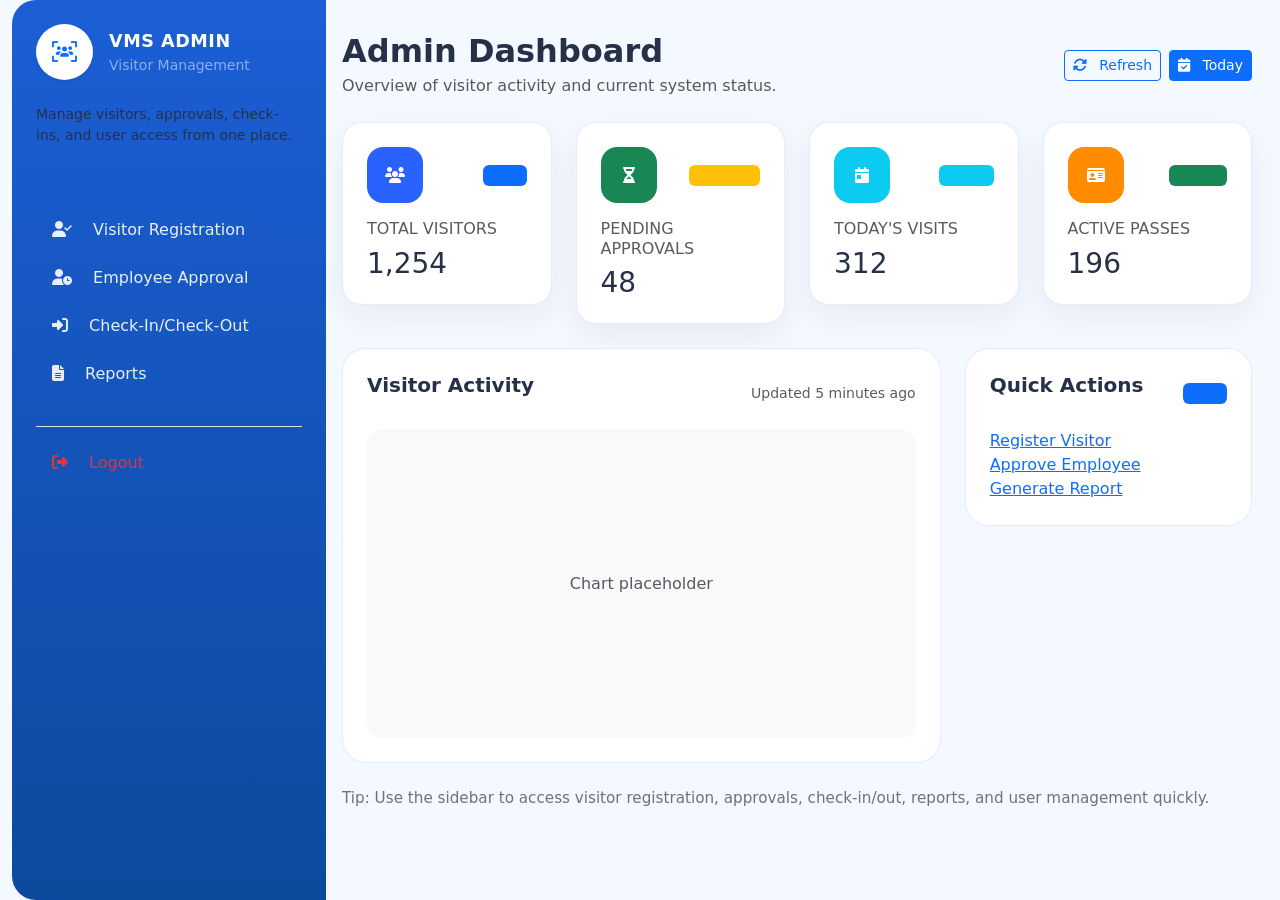
<file: dashboard.html>
<!doctype html>
<html lang="en">

<head>
    <meta charset="utf-8">
    <meta name="viewport" content="width=device-width, initial-scale=1">
    <title>VMS Admin Dashboard</title>
    <link href="https://cdn.jsdelivr.net/npm/bootstrap@5.3.2/dist/css/bootstrap.min.css" rel="stylesheet"
        crossorigin="anonymous">
    <link rel="stylesheet" href="https://cdnjs.cloudflare.com/ajax/libs/font-awesome/6.5.4/css/all.min.css"
        crossorigin="anonymous" referrerpolicy="no-referrer" />
    <style>
        :root {
            --bg-light: #f4f8ff;
            --card-bg: #ffffff;
            --sidebar-bg: #0c4a9d;
            --sidebar-text: #ffffff;
            --primary: #2962ff;
            --card-border: rgba(41, 98, 255, 0.12);
        }

        body {
            min-height: 100vh;
            background-color: var(--bg-light);
            color: #273049;
        }

        .sidebar {
            min-height: 100vh;
            background: linear-gradient(180deg, #1c5ed6 0%, #0c4a9d 100%);
            border-radius: 1.5rem 0 0 1.5rem;
        }

        .sidebar .nav-link {
            color: rgba(255, 255, 255, 0.9);
            font-weight: 500;
            border-radius: 0.85rem;
        }

        .sidebar .nav-link.active,
        .sidebar .nav-link:hover {
            color: #ffffff;
            background-color: rgba(255, 255, 255, 0.12);
        }

        .sidebar .brand {
            font-size: 1.1rem;
            letter-spacing: 0.03em;
            text-transform: uppercase;
            font-weight: 700;
            color: #ffffff;
        }

        .content {
            padding: 2rem 1rem;
        }

        .dashboard-card {
            background: var(--card-bg);
            border: 1px solid var(--card-border);
            border-radius: 1.25rem;
            box-shadow: 0 12px 30px rgba(31, 41, 55, 0.06);
        }

        .dashboard-card .icon-wrapper {
            width: 56px;
            height: 56px;
            border-radius: 1rem;
            display: inline-flex;
            align-items: center;
            justify-content: center;
            color: #ffffff;
        }

        .dashboard-card .icon-dashboard {
            background: #2962ff;
        }

        .dashboard-card .icon-approval {
            background: #198754;
        }

        .dashboard-card .icon-visits {
            background: #0dcaf0;
        }

        .dashboard-card .icon-passes {
            background: #ff8c00;
        }

        .report-card {
            background: var(--card-bg);
            border: 1px solid var(--card-border);
            border-radius: 1.5rem;
            padding: 1.5rem;
        }

        .report-card h5 {
            margin-bottom: 1rem;
            font-weight: 700;
        }

        .footer-note {
            color: #6b7280;
            font-size: 0.95rem;
        }

        @media (max-width: 991px) {
            .sidebar {
                min-height: auto;
                border-radius: 1.5rem 1.5rem 0 0;
            }
        }
        @media (max-width: 768px) {
            .content {
                padding: 1rem;
            }
            .dashboard-card {
                margin-bottom: 1rem;
            }
            .dashboard-card .icon-wrapper {
                width: 48px;
                height: 48px;
            }
            .report-card {
                padding: 1rem;
            }
            .footer-note {
                text-align: center;
            }
        }
        @media (max-width: 576px) {
            .sidebar {
                border-radius: 1rem 1rem 0 0;
                padding: 1rem;
            }
            .sidebar .brand {
                font-size: 1rem;
                text-align: center;
            }
            .sidebar .nav-link {
                text-align: center;
                margin-bottom: 0.5rem;
            }
            .content h1,
            .content h2,
            .content h3 {
                font-size: 1.5rem;
            }
        }
    </style>
</head>

<body>
    <div class="container-fluid">
        <div class="row g-0">
            <aside class="col-lg-3 p-0 sidebar d-flex flex-column p-4">
                <div class="mb-5">
                    <div class="d-flex align-items-center mb-4">
                        <div class="me-3 p-3 rounded-circle bg-white text-primary shadow-sm">
                            <i class="fas fa-users-viewfinder fa-lg"></i>
                        </div>
                        <div>
                            <div class="brand">VMS Admin</div>
                            <div class="text-white-50 small">Visitor Management</div>
                        </div>
                    </div>
                    <p class="text-white-75 small">Manage visitors, approvals, check-ins, and user access from one
                        place.</p>
                </div>
                <nav class="nav nav-pills flex-column gap-2">
                    <a class="nav-link" href="visitorregister.html">
                        <i class="fas fa-user-check me-3"></i> Visitor Registration
                    </a>
                    <a class="nav-link" href="approval.html">
                        <i class="fas fa-user-clock me-3"></i> Employee Approval
                    </a>
                    <a class="nav-link" href="checkin.html">
                        <i class="fas fa-sign-in-alt me-3"></i> Check-In/Check-Out
                    </a>
                    <a class="nav-link" href="reports.html">
                        <i class="fas fa-file-alt me-3"></i> Reports
                    </a>
                    <div class="mt-4 pt-3 border-top border-white-25">
                        <a class="nav-link text-danger" href="#"><i class="fas fa-sign-out-alt me-3"></i> Logout</a>
                    </div>
                </nav>
            </aside>
            <main class="col-lg-9 content">
                <div
                    class="d-flex flex-column flex-sm-row justify-content-between align-items-start align-items-sm-center mb-4 gap-3">
                    <div>
                        <h2 class="fw-bold mb-1">Admin Dashboard</h2>
                        <p class="text-muted mb-0">Overview of visitor activity and current system status.</p>
                    </div>
                    <div class="d-flex gap-2">
                        <button class="btn btn-outline-primary btn-sm"><i class="fas fa-sync-alt me-2"></i>
                            Refresh</button>
                        <button class="btn btn-primary btn-sm"><i class="fas fa-calendar-check me-2"></i> Today</button>
                    </div>
                </div>
                <div class="row g-4 mb-4">
                    <div class="col-12 col-sm-6 col-xl-3">
                        <div class="p-4 dashboard-card">
                            <div class="d-flex align-items-center justify-content-between mb-3">
                                <div class="icon-wrapper icon-dashboard"><i class="fas fa-users"></i></div>
                                <span class="badge bg-primary bg-opacity-15 text-primary">Live</span>
                            </div>
                            <h6 class="text-uppercase text-muted mb-2">Total Visitors</h6>
                            <h3 class="mb-0">1,254</h3>
                        </div>
                    </div>
                    <div class="col-12 col-sm-6 col-xl-3">
                        <div class="p-4 dashboard-card">
                            <div class="d-flex align-items-center justify-content-between mb-3">
                                <div class="icon-wrapper icon-approval"><i class="fas fa-hourglass-half"></i></div>
                                <span class="badge bg-warning bg-opacity-15 text-warning">Pending</span>
                            </div>
                            <h6 class="text-uppercase text-muted mb-2">Pending Approvals</h6>
                            <h3 class="mb-0">48</h3>
                        </div>
                    </div>
                    <div class="col-12 col-sm-6 col-xl-3">
                        <div class="p-4 dashboard-card">
                            <div class="d-flex align-items-center justify-content-between mb-3">
                                <div class="icon-wrapper icon-visits"><i class="fas fa-calendar-day"></i></div>
                                <span class="badge bg-info bg-opacity-15 text-info">Today</span>
                            </div>
                            <h6 class="text-uppercase text-muted mb-2">Today's Visits</h6>
                            <h3 class="mb-0">312</h3>
                        </div>
                    </div>
                    <div class="col-12 col-sm-6 col-xl-3">
                        <div class="p-4 dashboard-card">
                            <div class="d-flex align-items-center justify-content-between mb-3">
                                <div class="icon-wrapper icon-passes"><i class="fas fa-id-card"></i></div>
                                <span class="badge bg-success bg-opacity-15 text-success">Active</span>
                            </div>
                            <h6 class="text-uppercase text-muted mb-2">Active Passes</h6>
                            <h3 class="mb-0">196</h3>
                        </div>
                    </div>
                </div>
                <div class="row g-4">
                    <div class="col-lg-8">
                        <div class="report-card">
                            <div class="d-flex justify-content-between align-items-center mb-3">
                                <h5>Visitor Activity</h5>
                                <div class="text-muted small">Updated 5 minutes ago</div>
                            </div>
                            <div class="ratio ratio-16x9 rounded-4 overflow-hidden">
                                <div class="bg-light d-flex align-items-center justify-content-center text-muted">Chart
                                    placeholder</div>
                            </div>
                        </div>
                    </div>
                    <div class="col-lg-4">
                        <div class="report-card">
                            <div class="d-flex justify-content-between align-items-center mb-3">
                                <h5>Quick Actions</h5>
                                <span class="badge bg-primary bg-opacity-15 text-primary">Fast</span>
                            </div>
                            <div class="list-group list-group-flush">
                                <a href="visitorregister.html">Register Visitor</a>
                                <a href="approval.html">Approve Employee</a>
                                <a href="reports.html">Generate Report</a>
                            </div>
                        </div>
                    </div>
                </div>
                <div class="mt-4 footer-note">Tip: Use the sidebar to access visitor registration, approvals,
                    check-in/out, reports, and user management quickly.</div>
            </main>
        </div>
    </div>
    <script src="https://cdn.jsdelivr.net/npm/bootstrap@5.3.2/dist/js/bootstrap.bundle.min.js"
        crossorigin="anonymous"></script>
    
</body>

</html>
</file>
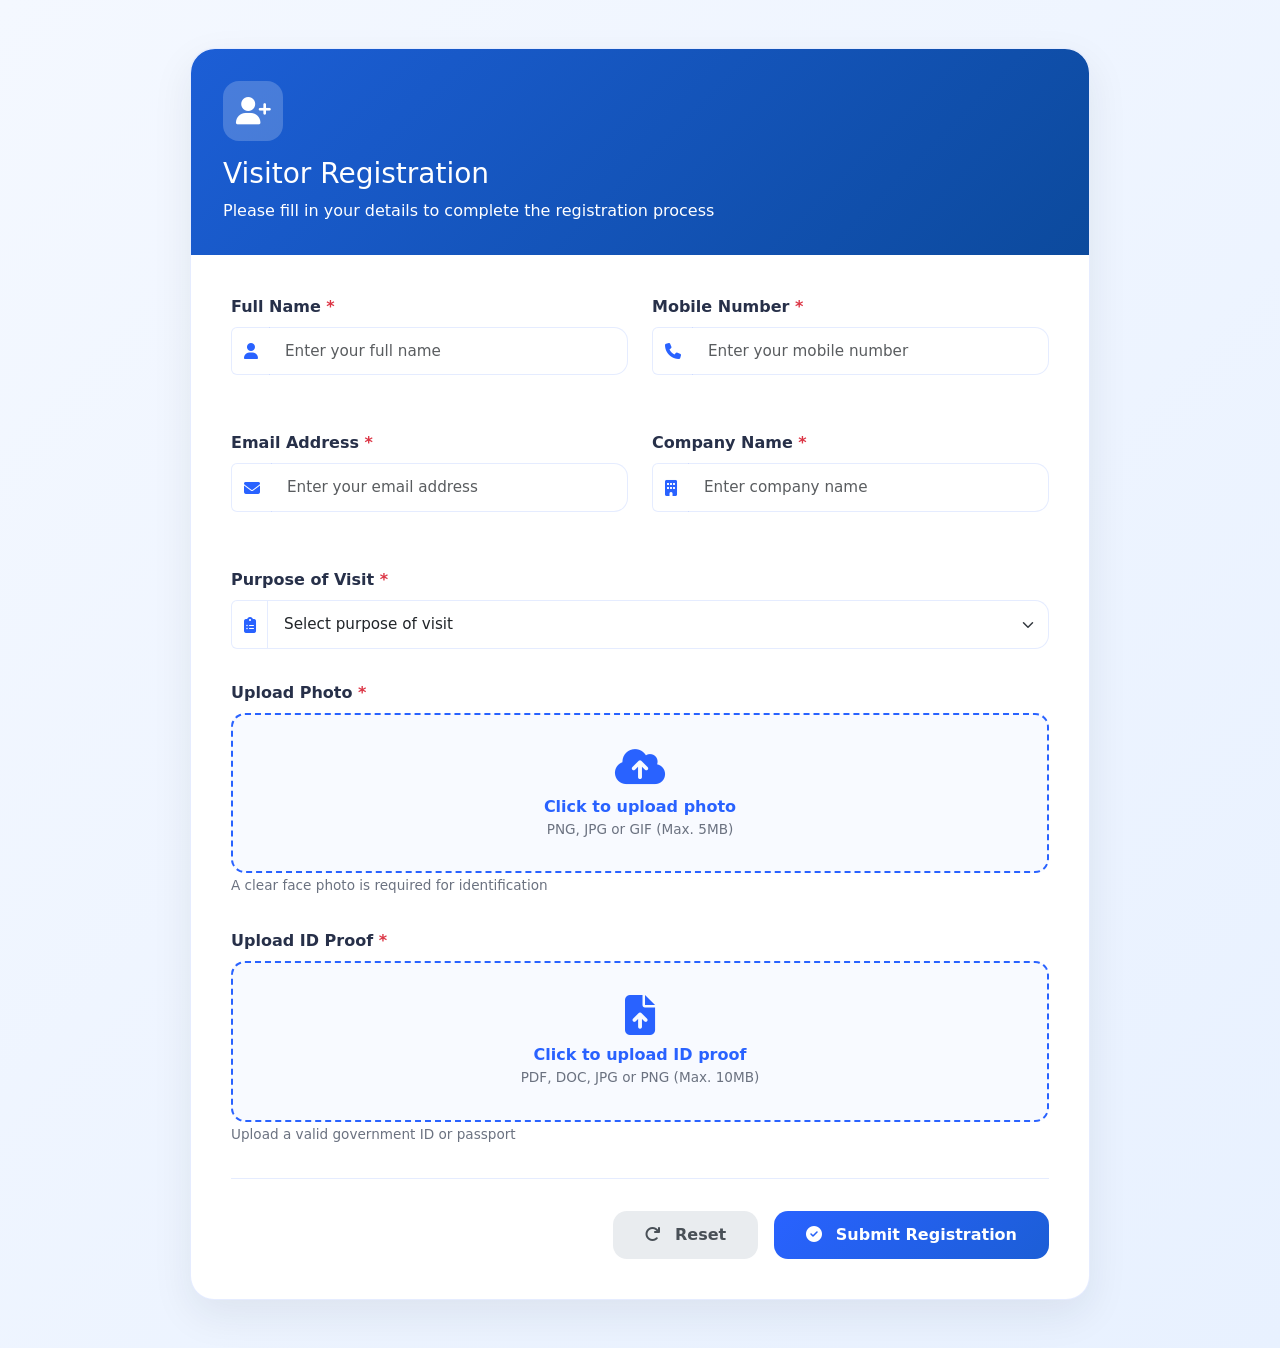
<file: visitorregister.html>
<!doctype html>
<html lang="en">

<head>
    <meta charset="utf-8">
    <meta name="viewport" content="width=device-width, initial-scale=1">
    <title>Visitor Registration - VMS</title>
    <link href="https://cdn.jsdelivr.net/npm/bootstrap@5.3.2/dist/css/bootstrap.min.css" rel="stylesheet"
        crossorigin="anonymous">
    <link rel="stylesheet" href="https://cdnjs.cloudflare.com/ajax/libs/font-awesome/6.5.4/css/all.min.css"
        crossorigin="anonymous" referrerpolicy="no-referrer" />
    <style>
        :root {
            --bg-light: #f4f8ff;
            --card-bg: #ffffff;
            --primary: #2962ff;
            --card-border: rgba(41, 98, 255, 0.12);
        }

        body {
            min-height: 100vh;
            background: linear-gradient(135deg, var(--bg-light) 0%, #e8f1ff 100%);
            color: #273049;
        }

        .registration-container {
            max-width: 900px;
            margin: 3rem auto;
        }

        .registration-card {
            background: var(--card-bg);
            border: 1px solid var(--card-border);
            border-radius: 1.5rem;
            box-shadow: 0 15px 40px rgba(31, 41, 55, 0.08);
        }

        .header-section {
            background: linear-gradient(135deg, #1c5ed6 0%, #0c4a9d 100%);
            border-radius: 1.5rem 1.5rem 0 0;
            padding: 2rem;
            color: #ffffff;
        }

        .header-section .icon {
            width: 60px;
            height: 60px;
            background: rgba(255, 255, 255, 0.2);
            border-radius: 1rem;
            display: inline-flex;
            align-items: center;
            justify-content: center;
            font-size: 1.75rem;
            margin-bottom: 1rem;
        }

        .form-section {
            padding: 2.5rem;
        }

        .form-group-wrapper {
            margin-bottom: 2rem;
        }

        .form-control,
        .form-select {
            border: 1px solid var(--card-border);
            border-radius: 0.875rem;
            padding: 0.75rem 1rem;
            font-size: 0.95rem;
            transition: all 0.3s ease;
        }

        .form-control:focus,
        .form-select:focus {
            border-color: var(--primary);
            box-shadow: 0 0 0 0.2rem rgba(41, 98, 255, 0.15);
        }

        .form-label {
            font-weight: 600;
            color: #273049;
            margin-bottom: 0.5rem;
        }

        .required-mark {
            color: #dc3545;
        }

        .input-group-text {
            background: transparent;
            border: 1px solid var(--card-border);
            border-right: none;
            color: var(--primary);
        }

        .input-group .form-control {
            border-left: none;
        }

        .upload-area {
            border: 2px dashed var(--primary);
            border-radius: 0.875rem;
            padding: 2rem;
            text-align: center;
            background: rgba(41, 98, 255, 0.03);
            cursor: pointer;
            transition: all 0.3s ease;
        }

        .upload-area:hover {
            background: rgba(41, 98, 255, 0.08);
            border-color: #1c5ed6;
        }

        .upload-area i {
            font-size: 2.5rem;
            color: var(--primary);
            margin-bottom: 0.5rem;
        }

        .upload-area-label {
            color: var(--primary);
            font-weight: 600;
        }

        .upload-area-hint {
            color: #6b7280;
            font-size: 0.85rem;
        }

        .form-row {
            display: grid;
            grid-template-columns: repeat(auto-fit, minmax(250px, 1fr));
            gap: 1.5rem;
            margin-bottom: 1.5rem;
        }

        .button-group {
            display: flex;
            gap: 1rem;
            justify-content: flex-end;
            margin-top: 2rem;
            padding-top: 2rem;
            border-top: 1px solid var(--card-border);
        }

        .btn-submit {
            background: linear-gradient(135deg, #2962ff 0%, #1c5ed6 100%);
            border: none;
            color: #ffffff;
            font-weight: 600;
            padding: 0.75rem 2rem;
            border-radius: 0.875rem;
            transition: all 0.3s ease;
        }

        .btn-submit:hover {
            background: linear-gradient(135deg, #1c5ed6 0%, #0c4a9d 100%);
            color: #ffffff;
            transform: translateY(-2px);
            box-shadow: 0 8px 20px rgba(41, 98, 255, 0.3);
        }

        .btn-reset {
            background: #e9ecef;
            border: none;
            color: #495057;
            font-weight: 600;
            padding: 0.75rem 2rem;
            border-radius: 0.875rem;
            transition: all 0.3s ease;
        }

        .btn-reset:hover {
            background: #dee2e6;
            color: #212529;
        }

        .form-text {
            color: #6b7280;
            font-size: 0.85rem;
        }

        @media (max-width: 768px) {
            .registration-container {
                margin: 1.5rem auto;
            }

            .form-section {
                padding: 1.5rem;
            }

            .header-section {
                padding: 1.5rem;
            }

            .button-group {
                flex-direction: column;
                justify-content: stretch;
            }

            .button-group button {
                width: 100%;
            }
        }
    </style>
</head>

<body>
    <div class="registration-container">
        <div class="registration-card">
            <div class="header-section">
                <div class="icon">
                    <i class="fas fa-user-plus"></i>
                </div>
                <h1 class="h3 mb-2">Visitor Registration</h1>
                <p class="mb-0">Please fill in your details to complete the registration process</p>
            </div>

            <div class="form-section">
                <form id="visitorForm" novalidate>
                    <!-- Row 1: Full Name and Mobile Number -->
                    <div class="form-row">
                        <div class="form-group-wrapper">
                            <label for="fullName" class="form-label">Full Name <span
                                    class="required-mark">*</span></label>
                            <div class="input-group">
                                <span class="input-group-text"><i class="fas fa-user"></i></span>
                                <input type="text" class="form-control" id="fullName" placeholder="Enter your full name"
                                    required>
                            </div>
                        </div>
                        <div class="form-group-wrapper">
                            <label for="mobileNumber" class="form-label">Mobile Number <span
                                    class="required-mark">*</span></label>
                            <div class="input-group">
                                <span class="input-group-text"><i class="fas fa-phone"></i></span>
                                <input type="tel" 
                                class="form-control"
                                id="mobileNumber"
                                placeholder="Enter your mobile number"
                                pattern="[0-9]{10}"
                                maxlength="10"
                                required>
                            </div>
                        </div>
                    </div>

                    <!-- Row 2: Email and Company Name -->
                    <div class="form-row">
                        <div class="form-group-wrapper">
                            <label for="email" class="form-label">Email Address <span
                                    class="required-mark">*</span></label>
                            <div class="input-group">
                                <span class="input-group-text"><i class="fas fa-envelope"></i></span>
                                <input type="email" class="form-control" id="email"
                                    placeholder="Enter your email address" required>
                            </div>
                        </div>
                        <div class="form-group-wrapper">
                            <label for="companyName" class="form-label">Company Name <span
                                    class="required-mark">*</span></label>
                            <div class="input-group">
                                <span class="input-group-text"><i class="fas fa-building"></i></span>
                                <input type="text" class="form-control" id="companyName"
                                    placeholder="Enter company name" required>
                            </div>
                        </div>
                    </div>

                    <!-- Row 3: Purpose of Visit -->
                    <div class="form-group-wrapper">
                        <label for="purposeVisit" class="form-label">Purpose of Visit <span
                                class="required-mark">*</span></label>
                        <div class="input-group">
                            <span class="input-group-text"><i class="fas fa-clipboard-list"></i></span>
                            <select class="form-select" id="purposeVisit" required>
                                <option value="">Select purpose of visit</option>
                                <option value="business">Business Meeting</option>
                                <option value="interview">Job Interview</option>
                                <option value="delivery">Delivery</option>
                                <option value="consultation">Consultation</option>
                                <option value="maintenance">Maintenance</option>
                                <option value="other">Other</option>
                            </select>
                        </div>
                        <div class="form-group-wrapper"
                            id="otherPurposeField"
                            style="display: none;">
                            <label class="form-label">
                                Specify Purpose
                            </label>
                            <input type="text"
                            class="form-control"
                            id="otherPurpose"
                            placeholder="Enter purpose">
                        </div>
                    </div>
                    <!-- Row 4: Photo Upload -->
                    <div class="form-group-wrapper">
                        <label class="form-label">Upload Photo <span class="required-mark">*</span></label>
                        <div class="upload-area" onclick="document.getElementById('photoInput').click()">
                            <input type="file" id="photoInput" accept="image/*" hidden required>
                            <i class="fas fa-cloud-upload-alt"></i>
                            <div class="upload-area-label">Click to upload photo</div>
                            <div class="upload-area-hint">PNG, JPG or GIF (Max. 5MB)</div>
                        </div>
                        <small class="form-text mt-2">A clear face photo is required for identification</small>
                    </div>

                    <!-- Row 5: ID Proof Upload -->
                    <div class="form-group-wrapper">
                        <label class="form-label">Upload ID Proof <span class="required-mark">*</span></label>
                        <div class="upload-area" onclick="document.getElementById('idProofInput').click()">
                            <input type="file" id="idProofInput" accept=".pdf,.doc,.docx,.jpg,.png" hidden required>
                            <i class="fas fa-file-upload"></i>
                            <div class="upload-area-label">Click to upload ID proof</div>
                            <div class="upload-area-hint">PDF, DOC, JPG or PNG (Max. 10MB)</div>
                        </div>
                        <small class="form-text mt-2">Upload a valid government ID or passport</small>
                    </div>

                    <!-- Buttons -->
                    <div class="button-group">
                        <button type="reset" class="btn btn-reset">
                            <i class="fas fa-redo me-2"></i> Reset
                        </button>
                        <button type="submit" class="btn btn-submit">
                            <i class="fas fa-check-circle me-2"></i> Submit Registration
                        </button>
                    </div>
                </form>
            </div>
        </div>
    </div>

    <script src="https://cdn.jsdelivr.net/npm/bootstrap@5.3.2/dist/js/bootstrap.bundle.min.js"
        crossorigin="anonymous"></script>
    <script>
        document.getElementById('photoInput').addEventListener('change', function () {
            if (this.files && this.files[0]) {
                const fileName = this.files[0].name;
                this.parentElement.querySelector('.upload-area-label').textContent ='Photo: ' + fileName;
            }
        });
        document.getElementById('idProofInput').addEventListener('change', function () {
            if (this.files && this.files[0]) {
                const fileName = this.files[0].name;
                this.parentElement.querySelector('.upload-area-label').textContent ='ID: ' + fileName;
            }
        });

        document.getElementById('visitorForm').addEventListener('submit', function (e) {
            e.preventDefault();
            if (this.checkValidity() === false) {
                e.stopPropagation();
            } else {
                alert('Registration submitted successfully!');
            }
            this.classList.add('was-validated');
        });
        document.getElementById('purposeVisit').addEventListener('change', function () {
            const otherField = document.getElementById('otherPurposeField');
            const otherInput = document.getElementById('otherPurpose');
            if (this.value === 'other') {
                otherField.style.display = 'block';
                otherInput.required = true;
            } else {
                otherField.style.display = 'none';
                otherInput.required = false;
                otherInput.value = '';
            }
        });
    </script>
</body>

</html>
</file>
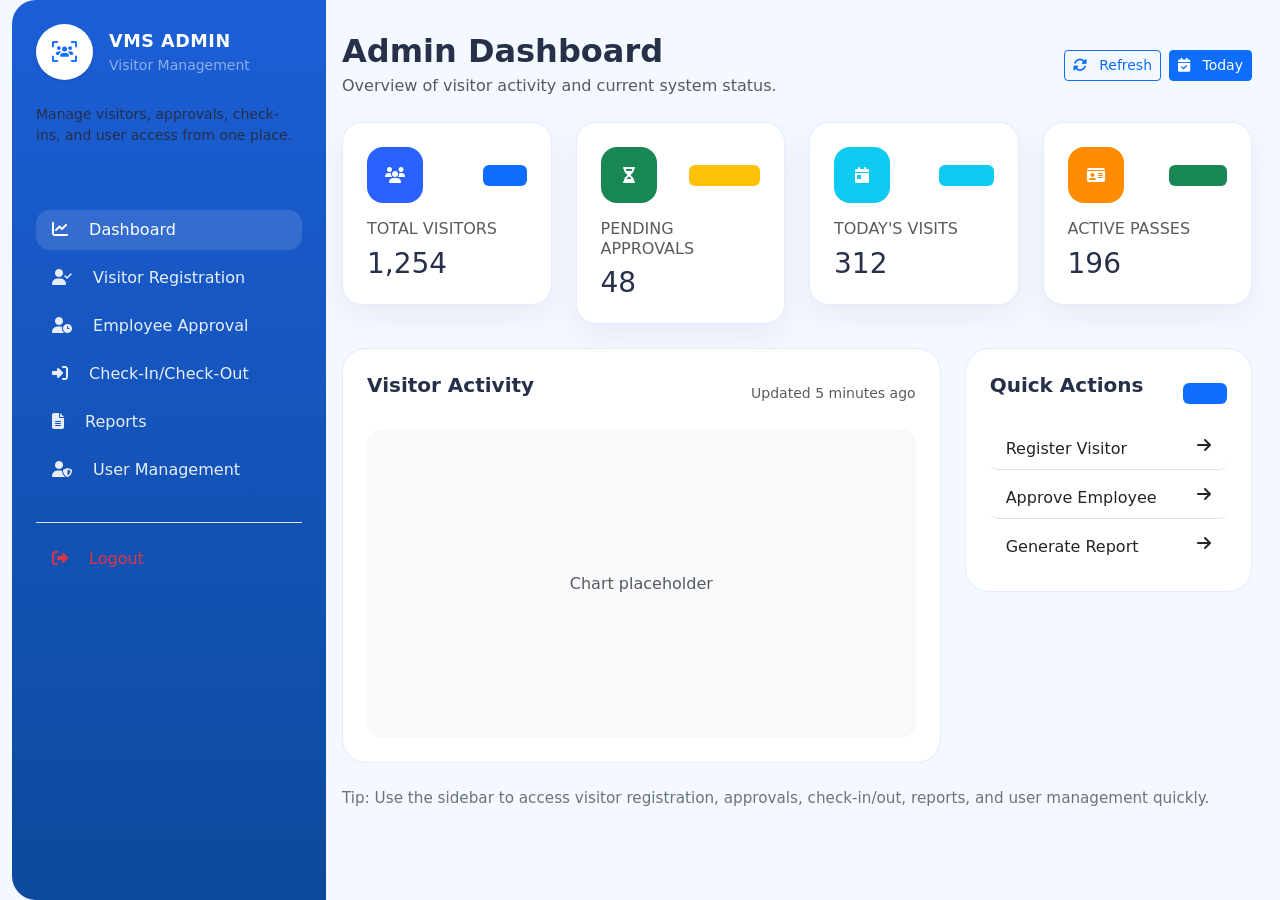
<file: vms-frondend/dashboard.html>
<!doctype html>
<html lang="en">

<head>
    <meta charset="utf-8">
    <meta name="viewport" content="width=device-width, initial-scale=1">
    <title>VMS Admin Dashboard</title>
    <link href="https://cdn.jsdelivr.net/npm/bootstrap@5.3.2/dist/css/bootstrap.min.css" rel="stylesheet"
        crossorigin="anonymous">
    <link rel="stylesheet" href="https://cdnjs.cloudflare.com/ajax/libs/font-awesome/6.5.4/css/all.min.css"
        crossorigin="anonymous" referrerpolicy="no-referrer" />
    <style>
        :root {
            --bg-light: #f4f8ff;
            --card-bg: #ffffff;
            --sidebar-bg: #0c4a9d;
            --sidebar-text: #ffffff;
            --primary: #2962ff;
            --card-border: rgba(41, 98, 255, 0.12);
        }

        body {
            min-height: 100vh;
            background-color: var(--bg-light);
            color: #273049;
        }

        .sidebar {
            min-height: 100vh;
            background: linear-gradient(180deg, #1c5ed6 0%, #0c4a9d 100%);
            border-radius: 1.5rem 0 0 1.5rem;
        }

        .sidebar .nav-link {
            color: rgba(255, 255, 255, 0.9);
            font-weight: 500;
            border-radius: 0.85rem;
        }

        .sidebar .nav-link.active,
        .sidebar .nav-link:hover {
            color: #ffffff;
            background-color: rgba(255, 255, 255, 0.12);
        }

        .sidebar .brand {
            font-size: 1.1rem;
            letter-spacing: 0.03em;
            text-transform: uppercase;
            font-weight: 700;
            color: #ffffff;
        }

        .content {
            padding: 2rem 1rem;
        }

        .dashboard-card {
            background: var(--card-bg);
            border: 1px solid var(--card-border);
            border-radius: 1.25rem;
            box-shadow: 0 12px 30px rgba(31, 41, 55, 0.06);
        }

        .dashboard-card .icon-wrapper {
            width: 56px;
            height: 56px;
            border-radius: 1rem;
            display: inline-flex;
            align-items: center;
            justify-content: center;
            color: #ffffff;
        }

        .dashboard-card .icon-dashboard {
            background: #2962ff;
        }

        .dashboard-card .icon-approval {
            background: #198754;
        }

        .dashboard-card .icon-visits {
            background: #0dcaf0;
        }

        .dashboard-card .icon-passes {
            background: #ff8c00;
        }

        .report-card {
            background: var(--card-bg);
            border: 1px solid var(--card-border);
            border-radius: 1.5rem;
            padding: 1.5rem;
        }

        .report-card h5 {
            margin-bottom: 1rem;
            font-weight: 700;
        }

        .footer-note {
            color: #6b7280;
            font-size: 0.95rem;
        }

        @media (max-width: 991px) {
            .sidebar {
                min-height: auto;
                border-radius: 1.5rem 1.5rem 0 0;
            }
        }
    </style>
</head>

<body>
    <div class="container-fluid">
        <div class="row g-0">
            <aside class="col-lg-3 p-0 sidebar d-flex flex-column p-4">
                <div class="mb-5">
                    <div class="d-flex align-items-center mb-4">
                        <div class="me-3 p-3 rounded-circle bg-white text-primary shadow-sm">
                            <i class="fas fa-users-viewfinder fa-lg"></i>
                        </div>
                        <div>
                            <div class="brand">VMS Admin</div>
                            <div class="text-white-50 small">Visitor Management</div>
                        </div>
                    </div>
                    <p class="text-white-75 small">Manage visitors, approvals, check-ins, and user access from one
                        place.</p>
                </div>
                <nav class="nav nav-pills flex-column gap-2">
                    <a class="nav-link active" href="#"><i class="fas fa-chart-line me-3"></i> Dashboard</a>
                    <a class="nav-link" href="#"><i class="fas fa-user-check me-3"></i> Visitor Registration</a>
                    <a class="nav-link" href="#"><i class="fas fa-user-clock me-3"></i> Employee Approval</a>
                    <a class="nav-link" href="#"><i class="fas fa-sign-in-alt me-3"></i> Check-In/Check-Out</a>
                    <a class="nav-link" href="#"><i class="fas fa-file-alt me-3"></i> Reports</a>
                    <a class="nav-link" href="#"><i class="fas fa-user-shield me-3"></i> User Management</a>
                    <div class="mt-4 pt-3 border-top border-white-25">
                        <a class="nav-link text-danger" href="#"><i class="fas fa-sign-out-alt me-3"></i> Logout</a>
                    </div>
                </nav>
            </aside>
            <main class="col-lg-9 content">
                <div
                    class="d-flex flex-column flex-sm-row justify-content-between align-items-start align-items-sm-center mb-4 gap-3">
                    <div>
                        <h2 class="fw-bold mb-1">Admin Dashboard</h2>
                        <p class="text-muted mb-0">Overview of visitor activity and current system status.</p>
                    </div>
                    <div class="d-flex gap-2">
                        <button class="btn btn-outline-primary btn-sm"><i class="fas fa-sync-alt me-2"></i>
                            Refresh</button>
                        <button class="btn btn-primary btn-sm"><i class="fas fa-calendar-check me-2"></i> Today</button>
                    </div>
                </div>
                <div class="row g-4 mb-4">
                    <div class="col-md-6 col-xl-3">
                        <div class="p-4 dashboard-card">
                            <div class="d-flex align-items-center justify-content-between mb-3">
                                <div class="icon-wrapper icon-dashboard"><i class="fas fa-users"></i></div>
                                <span class="badge bg-primary bg-opacity-15 text-primary">Live</span>
                            </div>
                            <h6 class="text-uppercase text-muted mb-2">Total Visitors</h6>
                            <h3 class="mb-0">1,254</h3>
                        </div>
                    </div>
                    <div class="col-md-6 col-xl-3">
                        <div class="p-4 dashboard-card">
                            <div class="d-flex align-items-center justify-content-between mb-3">
                                <div class="icon-wrapper icon-approval"><i class="fas fa-hourglass-half"></i></div>
                                <span class="badge bg-warning bg-opacity-15 text-warning">Pending</span>
                            </div>
                            <h6 class="text-uppercase text-muted mb-2">Pending Approvals</h6>
                            <h3 class="mb-0">48</h3>
                        </div>
                    </div>
                    <div class="col-md-6 col-xl-3">
                        <div class="p-4 dashboard-card">
                            <div class="d-flex align-items-center justify-content-between mb-3">
                                <div class="icon-wrapper icon-visits"><i class="fas fa-calendar-day"></i></div>
                                <span class="badge bg-info bg-opacity-15 text-info">Today</span>
                            </div>
                            <h6 class="text-uppercase text-muted mb-2">Today's Visits</h6>
                            <h3 class="mb-0">312</h3>
                        </div>
                    </div>
                    <div class="col-md-6 col-xl-3">
                        <div class="p-4 dashboard-card">
                            <div class="d-flex align-items-center justify-content-between mb-3">
                                <div class="icon-wrapper icon-passes"><i class="fas fa-id-card"></i></div>
                                <span class="badge bg-success bg-opacity-15 text-success">Active</span>
                            </div>
                            <h6 class="text-uppercase text-muted mb-2">Active Passes</h6>
                            <h3 class="mb-0">196</h3>
                        </div>
                    </div>
                </div>
                <div class="row g-4">
                    <div class="col-lg-8">
                        <div class="report-card">
                            <div class="d-flex justify-content-between align-items-center mb-3">
                                <h5>Visitor Activity</h5>
                                <div class="text-muted small">Updated 5 minutes ago</div>
                            </div>
                            <div class="ratio ratio-16x9 rounded-4 overflow-hidden">
                                <div class="bg-light d-flex align-items-center justify-content-center text-muted">Chart
                                    placeholder</div>
                            </div>
                        </div>
                    </div>
                    <div class="col-lg-4">
                        <div class="report-card">
                            <div class="d-flex justify-content-between align-items-center mb-3">
                                <h5>Quick Actions</h5>
                                <span class="badge bg-primary bg-opacity-15 text-primary">Fast</span>
                            </div>
                            <div class="list-group list-group-flush">
                                <a href="#" class="list-group-item list-group-item-action rounded-3 mb-2">Register
                                    Visitor <i class="fas fa-arrow-right float-end"></i></a>
                                <a href="#" class="list-group-item list-group-item-action rounded-3 mb-2">Approve
                                    Employee <i class="fas fa-arrow-right float-end"></i></a>
                                <a href="#" class="list-group-item list-group-item-action rounded-3">Generate Report <i
                                        class="fas fa-arrow-right float-end"></i></a>
                            </div>
                        </div>
                    </div>
                </div>
                <div class="mt-4 footer-note">Tip: Use the sidebar to access visitor registration, approvals,
                    check-in/out, reports, and user management quickly.</div>
            </main>
        </div>
    </div>
    <script src="https://cdn.jsdelivr.net/npm/bootstrap@5.3.2/dist/js/bootstrap.bundle.min.js"
        crossorigin="anonymous"></script>
</body>

</html>
</file>
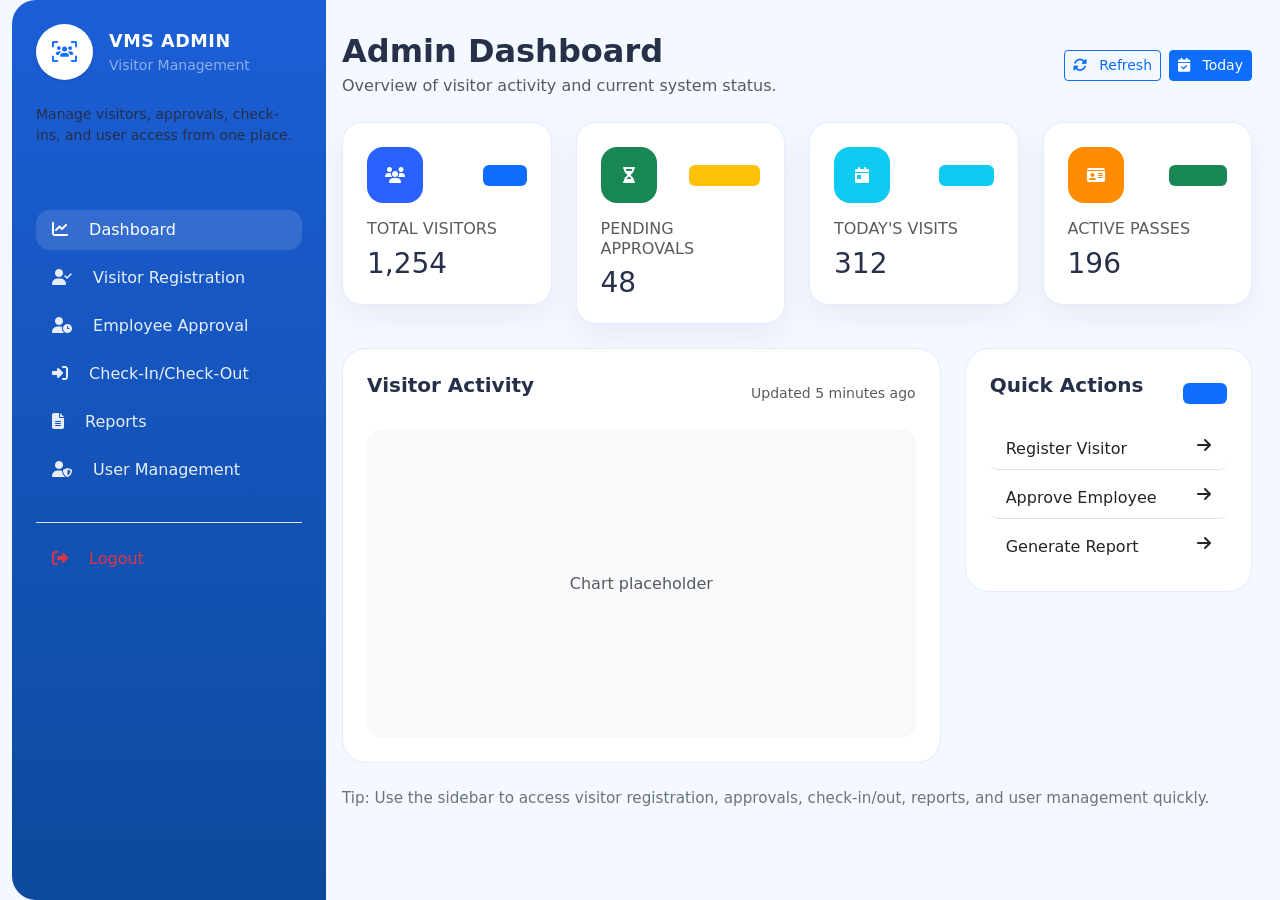
<file: vms-frontend/dashboard.html>
<!doctype html>
<html lang="en">

<head>
    <meta charset="utf-8">
    <meta name="viewport" content="width=device-width, initial-scale=1">
    <title>VMS Admin Dashboard</title>
    <link href="https://cdn.jsdelivr.net/npm/bootstrap@5.3.2/dist/css/bootstrap.min.css" rel="stylesheet"
        crossorigin="anonymous">
    <link rel="stylesheet" href="https://cdnjs.cloudflare.com/ajax/libs/font-awesome/6.5.4/css/all.min.css"
        crossorigin="anonymous" referrerpolicy="no-referrer" />
    <style>
        :root {
            --bg-light: #f4f8ff;
            --card-bg: #ffffff;
            --sidebar-bg: #0c4a9d;
            --sidebar-text: #ffffff;
            --primary: #2962ff;
            --card-border: rgba(41, 98, 255, 0.12);
        }

        body {
            min-height: 100vh;
            background-color: var(--bg-light);
            color: #273049;
        }

        .sidebar {
            min-height: 100vh;
            background: linear-gradient(180deg, #1c5ed6 0%, #0c4a9d 100%);
            border-radius: 1.5rem 0 0 1.5rem;
        }

        .sidebar .nav-link {
            color: rgba(255, 255, 255, 0.9);
            font-weight: 500;
            border-radius: 0.85rem;
        }

        .sidebar .nav-link.active,
        .sidebar .nav-link:hover {
            color: #ffffff;
            background-color: rgba(255, 255, 255, 0.12);
        }

        .sidebar .brand {
            font-size: 1.1rem;
            letter-spacing: 0.03em;
            text-transform: uppercase;
            font-weight: 700;
            color: #ffffff;
        }

        .content {
            padding: 2rem 1rem;
        }

        .dashboard-card {
            background: var(--card-bg);
            border: 1px solid var(--card-border);
            border-radius: 1.25rem;
            box-shadow: 0 12px 30px rgba(31, 41, 55, 0.06);
        }

        .dashboard-card .icon-wrapper {
            width: 56px;
            height: 56px;
            border-radius: 1rem;
            display: inline-flex;
            align-items: center;
            justify-content: center;
            color: #ffffff;
        }

        .dashboard-card .icon-dashboard {
            background: #2962ff;
        }

        .dashboard-card .icon-approval {
            background: #198754;
        }

        .dashboard-card .icon-visits {
            background: #0dcaf0;
        }

        .dashboard-card .icon-passes {
            background: #ff8c00;
        }

        .report-card {
            background: var(--card-bg);
            border: 1px solid var(--card-border);
            border-radius: 1.5rem;
            padding: 1.5rem;
        }

        .report-card h5 {
            margin-bottom: 1rem;
            font-weight: 700;
        }

        .footer-note {
            color: #6b7280;
            font-size: 0.95rem;
        }

        @media (max-width: 991px) {
            .sidebar {
                min-height: auto;
                border-radius: 1.5rem 1.5rem 0 0;
            }
        }
        @media (max-width: 768px) {
            .content {
                padding: 1rem;
            }
            .dashboard-card {
                margin-bottom: 1rem;
            }
            .dashboard-card .icon-wrapper {
                width: 48px;
                height: 48px;
            }
            .report-card {
                padding: 1rem;
            }
            .footer-note {
                text-align: center;
            }
        }
        @media (max-width: 576px) {
            .sidebar {
                border-radius: 1rem 1rem 0 0;
                padding: 1rem;
            }
            .sidebar .brand {
                font-size: 1rem;
                text-align: center;
            }
            .sidebar .nav-link {
                text-align: center;
                margin-bottom: 0.5rem;
            }
            .content h1,
            .content h2,
            .content h3 {
                font-size: 1.5rem;
            }
        }
    </style>
</head>

<body>
    <div class="container-fluid">
        <div class="row g-0">
            <aside class="col-lg-3 p-0 sidebar d-flex flex-column p-4">
                <div class="mb-5">
                    <div class="d-flex align-items-center mb-4">
                        <div class="me-3 p-3 rounded-circle bg-white text-primary shadow-sm">
                            <i class="fas fa-users-viewfinder fa-lg"></i>
                        </div>
                        <div>
                            <div class="brand">VMS Admin</div>
                            <div class="text-white-50 small">Visitor Management</div>
                        </div>
                    </div>
                    <p class="text-white-75 small">Manage visitors, approvals, check-ins, and user access from one
                        place.</p>
                </div>
                <nav class="nav nav-pills flex-column gap-2">
                    <a class="nav-link active" href="#"><i class="fas fa-chart-line me-3"></i> Dashboard</a>
                    <a class="nav-link" href="#"><i class="fas fa-user-check me-3"></i> Visitor Registration</a>
                    <a class="nav-link" href="#"><i class="fas fa-user-clock me-3"></i> Employee Approval</a>
                    <a class="nav-link" href="#"><i class="fas fa-sign-in-alt me-3"></i> Check-In/Check-Out</a>
                    <a class="nav-link" href="#"><i class="fas fa-file-alt me-3"></i> Reports</a>
                    <a class="nav-link" href="#"><i class="fas fa-user-shield me-3"></i> User Management</a>
                    <div class="mt-4 pt-3 border-top border-white-25">
                        <a class="nav-link text-danger" href="#"><i class="fas fa-sign-out-alt me-3"></i> Logout</a>
                    </div>
                </nav>
            </aside>
            <main class="col-lg-9 content">
                <div
                    class="d-flex flex-column flex-sm-row justify-content-between align-items-start align-items-sm-center mb-4 gap-3">
                    <div>
                        <h2 class="fw-bold mb-1">Admin Dashboard</h2>
                        <p class="text-muted mb-0">Overview of visitor activity and current system status.</p>
                    </div>
                    <div class="d-flex gap-2">
                        <button class="btn btn-outline-primary btn-sm"><i class="fas fa-sync-alt me-2"></i>
                            Refresh</button>
                        <button class="btn btn-primary btn-sm"><i class="fas fa-calendar-check me-2"></i> Today</button>
                    </div>
                </div>
                <div class="row g-4 mb-4">
                    <div class="col-12 col-sm-6 col-xl-3">
                        <div class="p-4 dashboard-card">
                            <div class="d-flex align-items-center justify-content-between mb-3">
                                <div class="icon-wrapper icon-dashboard"><i class="fas fa-users"></i></div>
                                <span class="badge bg-primary bg-opacity-15 text-primary">Live</span>
                            </div>
                            <h6 class="text-uppercase text-muted mb-2">Total Visitors</h6>
                            <h3 class="mb-0">1,254</h3>
                        </div>
                    </div>
                    <div class="col-12 col-sm-6 col-xl-3">
                        <div class="p-4 dashboard-card">
                            <div class="d-flex align-items-center justify-content-between mb-3">
                                <div class="icon-wrapper icon-approval"><i class="fas fa-hourglass-half"></i></div>
                                <span class="badge bg-warning bg-opacity-15 text-warning">Pending</span>
                            </div>
                            <h6 class="text-uppercase text-muted mb-2">Pending Approvals</h6>
                            <h3 class="mb-0">48</h3>
                        </div>
                    </div>
                    <div class="col-12 col-sm-6 col-xl-3">
                        <div class="p-4 dashboard-card">
                            <div class="d-flex align-items-center justify-content-between mb-3">
                                <div class="icon-wrapper icon-visits"><i class="fas fa-calendar-day"></i></div>
                                <span class="badge bg-info bg-opacity-15 text-info">Today</span>
                            </div>
                            <h6 class="text-uppercase text-muted mb-2">Today's Visits</h6>
                            <h3 class="mb-0">312</h3>
                        </div>
                    </div>
                    <div class="col-12 col-sm-6 col-xl-3">
                        <div class="p-4 dashboard-card">
                            <div class="d-flex align-items-center justify-content-between mb-3">
                                <div class="icon-wrapper icon-passes"><i class="fas fa-id-card"></i></div>
                                <span class="badge bg-success bg-opacity-15 text-success">Active</span>
                            </div>
                            <h6 class="text-uppercase text-muted mb-2">Active Passes</h6>
                            <h3 class="mb-0">196</h3>
                        </div>
                    </div>
                </div>
                <div class="row g-4">
                    <div class="col-lg-8">
                        <div class="report-card">
                            <div class="d-flex justify-content-between align-items-center mb-3">
                                <h5>Visitor Activity</h5>
                                <div class="text-muted small">Updated 5 minutes ago</div>
                            </div>
                            <div class="ratio ratio-16x9 rounded-4 overflow-hidden">
                                <div class="bg-light d-flex align-items-center justify-content-center text-muted">Chart
                                    placeholder</div>
                            </div>
                        </div>
                    </div>
                    <div class="col-lg-4">
                        <div class="report-card">
                            <div class="d-flex justify-content-between align-items-center mb-3">
                                <h5>Quick Actions</h5>
                                <span class="badge bg-primary bg-opacity-15 text-primary">Fast</span>
                            </div>
                            <div class="list-group list-group-flush">
                                <a href="#" class="list-group-item list-group-item-action rounded-3 mb-2">Register
                                    Visitor <i class="fas fa-arrow-right float-end"></i></a>
                                <a href="#" class="list-group-item list-group-item-action rounded-3 mb-2">Approve
                                    Employee <i class="fas fa-arrow-right float-end"></i></a>
                                <a href="#" class="list-group-item list-group-item-action rounded-3">Generate Report <i
                                        class="fas fa-arrow-right float-end"></i></a>
                            </div>
                        </div>
                    </div>
                </div>
                <div class="mt-4 footer-note">Tip: Use the sidebar to access visitor registration, approvals,
                    check-in/out, reports, and user management quickly.</div>
            </main>
        </div>
    </div>
    <script src="https://cdn.jsdelivr.net/npm/bootstrap@5.3.2/dist/js/bootstrap.bundle.min.js"
        crossorigin="anonymous"></script>
</body>

</html>
</file>
